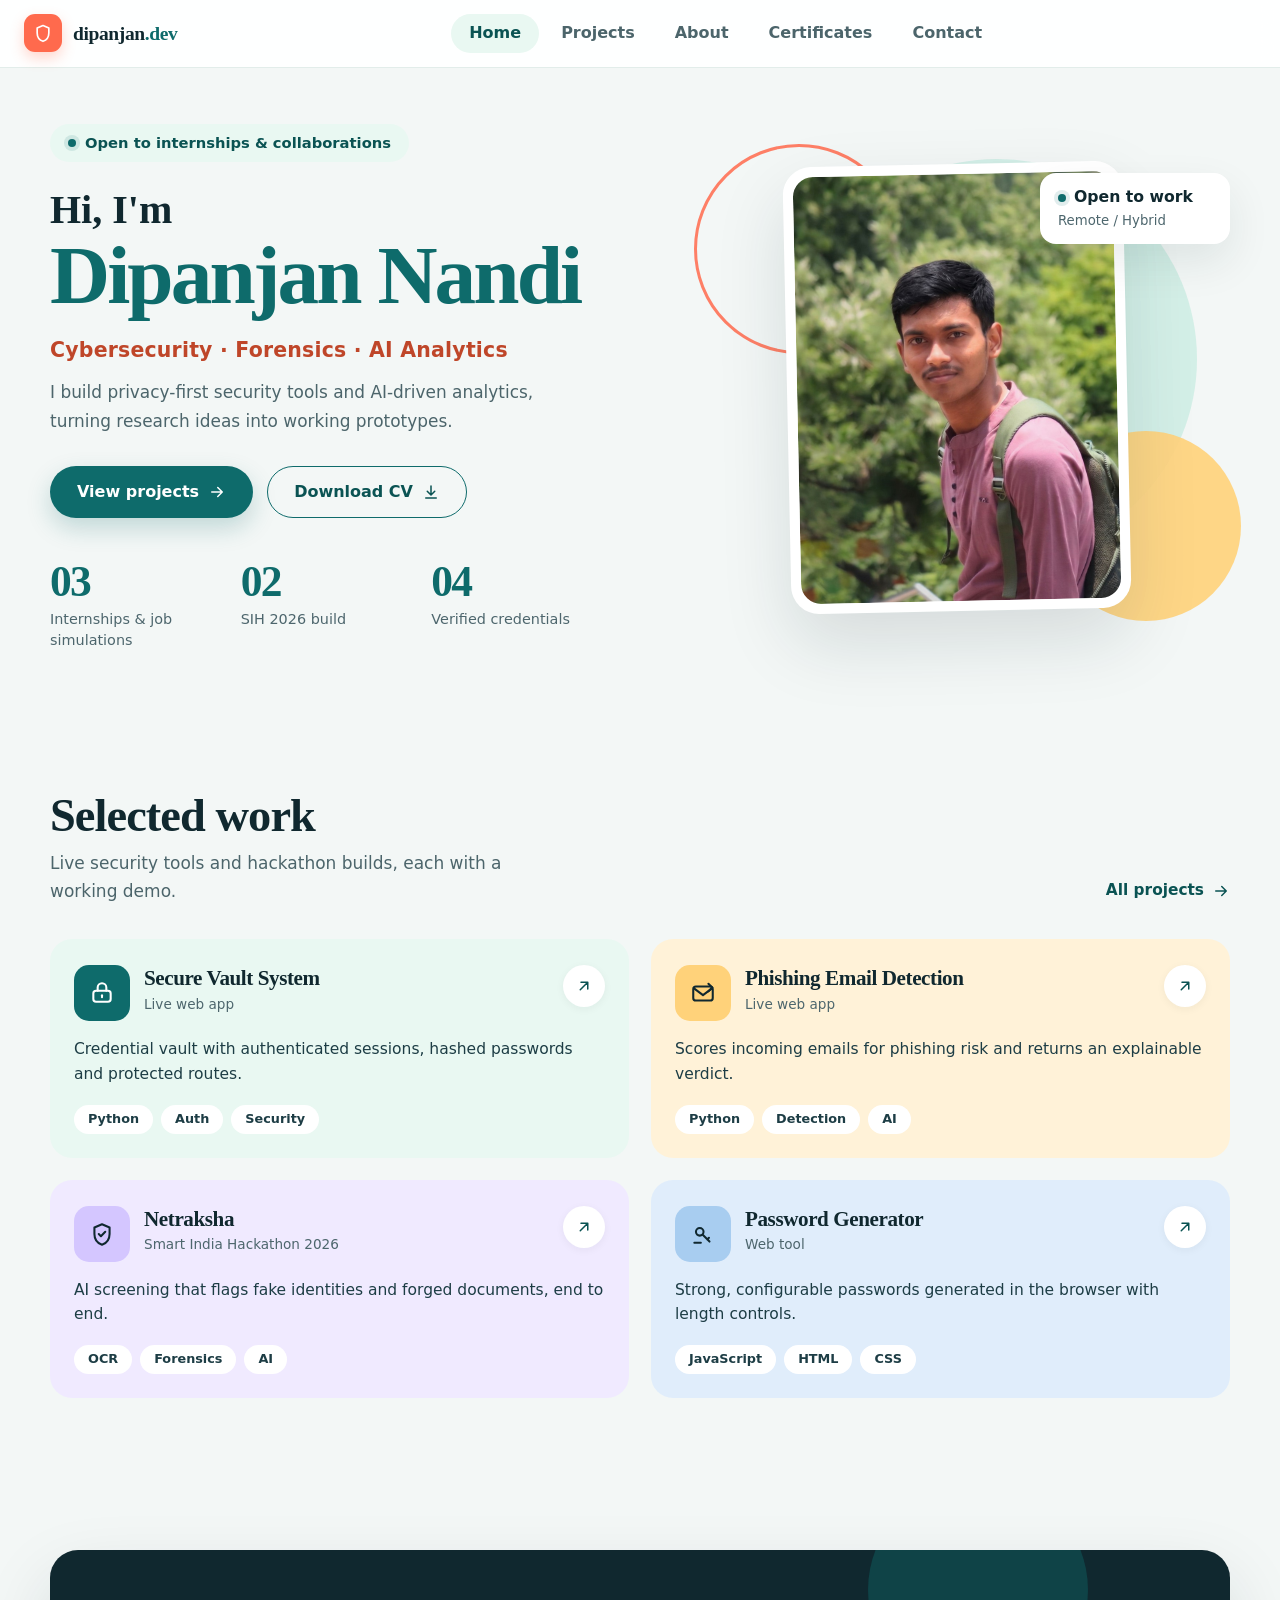
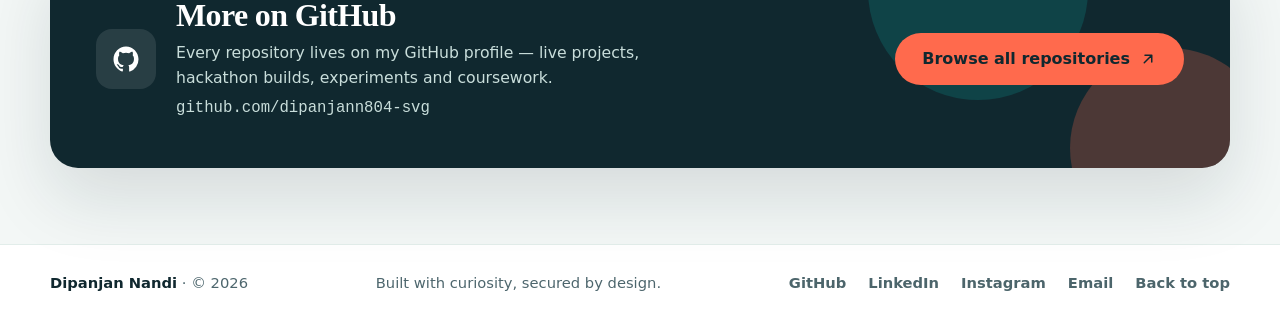
<file: index.html>
<!DOCTYPE html>
<html lang="en">
<head>
  <meta charset="UTF-8">
  <meta name="viewport" content="width=device-width, initial-scale=1.0">

  <title>Dipanjan Nandi — Cybersecurity &amp; AI Developer</title>
  <meta name="description" content="Portfolio of Dipanjan Nandi, a security-focused Computer Science undergraduate building AI-powered threat intelligence, forensic tooling and identity verification systems.">
  <meta name="author" content="Dipanjan Nandi">
  <meta name="theme-color" content="#f3f7f6">
  <meta name="color-scheme" content="light">

  <meta property="og:type" content="website">
  <meta property="og:site_name" content="Dipanjan Nandi">
  <meta property="og:title" content="Dipanjan Nandi — Cybersecurity &amp; AI Developer">
  <meta property="og:description" content="Security-first web tools, email forensics and AI-driven document screening.">
  <meta property="og:image" content="assets/og-image.png">
  <meta name="twitter:card" content="summary_large_image">
  <meta name="twitter:title" content="Dipanjan Nandi — Cybersecurity &amp; AI Developer">
  <meta name="twitter:description" content="Security-first web tools, email forensics and AI-driven document screening.">
  <meta name="twitter:image" content="assets/og-image.png">

  <link rel="icon" href="assets/favicon.svg" type="image/svg+xml">
  <link rel="stylesheet" href="css/styles.css">
  <noscript>
    <style>
      @media (max-width: 940px) {
        .nav {
          flex-wrap: wrap;
        }

        .nav__toggle {
          display: none;
        }

        .nav__panel {
          position: static;
          display: block;
          width: 100%;
          margin-top: 8px;
          padding: 0;
          border: 0;
          background: transparent;
          box-shadow: none;
        }

        .nav__list {
          flex-direction: row;
          flex-wrap: wrap;
          gap: 2px;
        }

        .nav__link {
          padding: 8px 12px;
          font-size: 0.95rem;
        }
      }
    </style>
  </noscript>
  <script>document.documentElement.classList.add('js');</script>
  <script type="application/ld+json">
  {
    "@context": "https://schema.org",
    "@type": "Person",
    "name": "Dipanjan Nandi",
    "jobTitle": "Cybersecurity & AI Developer",
    "description": "Security-focused Computer Science undergraduate building AI-powered threat intelligence, forensic tooling and identity verification systems.",
    "email": "dipanjann804@gmail.com",
    "telephone": "+91-8293103406",
    "address": {
      "@type": "PostalAddress",
      "addressRegion": "West Bengal",
      "addressCountry": "IN"
    },
    "alumniOf": {
      "@type": "CollegeOrUniversity",
      "name": "Guru Nanak Institute of Technology (MAKAUT)"
    },
    "sameAs": [
      "https://github.com/dipanjann804-svg",
      "https://www.linkedin.com/in/dipanjan-nandi-754028374",
      "https://www.instagram.com/nandi_spi05/"
    ],
    "knowsLanguage": ["English", "Bengali", "Hindi"],
    "knowsAbout": [
      "Cybersecurity",
      "Email header forensics",
      "Threat intelligence",
      "Vulnerability analysis",
      "Penetration testing",
      "Malware analysis",
      "AI-driven data analytics",
      "OCR extraction"
    ]
  }
  </script>
</head>
<body>
  <a class="skip-link" href="#main">Skip to content</a>

  <header class="site-header">
    <nav class="nav" aria-label="Primary">
      <a class="nav__brand" href="index.html" aria-label="dipanjan.dev — Dipanjan Nandi, home">
        <span class="nav__mark" aria-hidden="true">
          <svg viewBox="0 0 24 24" fill="none" stroke="currentColor" stroke-width="2" stroke-linecap="round" stroke-linejoin="round"><path d="M12 3 5 6v6c0 4.8 3 8.6 7 10 4-1.4 7-5.2 7-10V6l-7-3Z"/></svg>
        </span>
        <span class="nav__word">dipanjan<span>.dev</span></span>
      </a>

      <button class="nav__toggle" type="button" aria-expanded="false" aria-controls="primary-menu">
        <span class="sr-only">Open navigation menu</span>
        <span class="nav__toggle-bars" aria-hidden="true"></span>
      </button>

      <div class="nav__panel" id="primary-menu">
        <ul class="nav__list">
          <li><a class="nav__link is-active" href="index.html" aria-current="page">Home</a></li>
          <li><a class="nav__link" href="projects.html">Projects</a></li>
          <li><a class="nav__link" href="about.html">About</a></li>
          <li><a class="nav__link" href="certificates.html">Certificates</a></li>
          <li><a class="nav__link" href="contact.html">Contact</a></li>
        </ul>
      </div>

    </nav>
  </header>

  <main id="main">
    <!-- Hero -->
    <section class="hero" aria-labelledby="hero-title">
      <div class="container hero__grid">
        <div class="hero__copy">
          <p class="badge"><span class="status-dot" aria-hidden="true"></span>Open to internships &amp; collaborations</p>
          <p class="hero__hi">Hi, I'm</p>
          <h1 class="hero__name" id="hero-title">Dipanjan Nandi</h1>
          <p class="hero__role">Cybersecurity · Forensics · AI Analytics</p>
          <p class="hero__lead">
            I build privacy-first security tools and AI-driven analytics, turning research ideas
            into working prototypes.
          </p>

          <div class="hero__actions">
            <a class="btn btn--primary" href="projects.html">
              View projects
              <svg class="icon" viewBox="0 0 24 24" fill="none" stroke="currentColor" stroke-width="2" stroke-linecap="round" stroke-linejoin="round" aria-hidden="true"><path d="M5 12h14M13 6l6 6-6 6"/></svg>
            </a>
            <a class="btn btn--outline" href="assets/Dipanjan-Nandi-CV.pdf" download="Dipanjan-Nandi-CV.pdf" type="application/pdf">
              Download CV
              <svg class="icon" viewBox="0 0 24 24" fill="none" stroke="currentColor" stroke-width="2" stroke-linecap="round" stroke-linejoin="round" aria-hidden="true"><path d="M12 4v11M7 11l5 5 5-5M5 20h14"/></svg>
            </a>
          </div>

          <dl class="hero__stats">
            <div>
              <dt>03</dt>
              <dd>Internships &amp; job simulations</dd>
            </div>
            <div>
              <dt>02</dt>
              <dd>SIH 2026 build</dd>
            </div>
            <div>
              <dt>04</dt>
              <dd>Verified credentials</dd>
            </div>
          </dl>
        </div>

        <div class="hero__media">
          <span class="hero__ring" aria-hidden="true"></span>
          <span class="hero__blob" aria-hidden="true"></span>

          <figure class="photo-card">
            <div class="photo-card__frame">
              <img src="assets/profile.jpg" alt="Dipanjan Nandi" width="900" height="1200" loading="eager" decoding="async">
            </div>
          </figure>

          <div class="float-card float-card--status">
            <p class="float-card__title"><span class="status-dot" aria-hidden="true"></span>Open to work</p>
            <p class="float-card__meta">Remote / Hybrid</p>
          </div>
        </div>
      </div>
    </section>

    <!-- Selected work -->
    <section class="section" aria-labelledby="work-title">
      <div class="container">
        <div class="section-head" data-reveal>
          <div>
            <h2 id="work-title">Selected work</h2>
            <p>Live security tools and hackathon builds, each with a working demo.</p>
          </div>
          <a class="link-arrow" href="projects.html">
            All projects
            <svg class="icon" viewBox="0 0 24 24" fill="none" stroke="currentColor" stroke-width="2" stroke-linecap="round" stroke-linejoin="round" aria-hidden="true"><path d="M5 12h14M13 6l6 6-6 6"/></svg>
          </a>
        </div>

        <div class="card-grid">
          <article class="p-card p-card--mint" data-reveal>
            <div class="p-card__top">
              <span class="p-card__icon" aria-hidden="true">
                <svg viewBox="0 0 24 24" fill="none" stroke="currentColor" stroke-width="1.9" stroke-linecap="round" stroke-linejoin="round"><rect x="4" y="10" width="16" height="10" rx="2.5"/><path d="M8 10V7a4 4 0 0 1 8 0v3"/><path d="M12 14v2"/></svg>
              </span>
              <div class="p-card__heading">
                <h3>Secure Vault System</h3>
                <p class="p-card__meta">Live web app</p>
              </div>
              <a class="p-card__go" href="https://secure-vault-system.onrender.com/" target="_blank" rel="noopener noreferrer" aria-label="Open the Secure Vault System live demo">
                <svg viewBox="0 0 24 24" fill="none" stroke="currentColor" stroke-width="2" stroke-linecap="round" stroke-linejoin="round" aria-hidden="true"><path d="M7 17 17 7M8 7h9v9"/></svg>
              </a>
            </div>
            <p class="p-card__copy">Credential vault with authenticated sessions, hashed passwords and protected routes.</p>
            <ul class="p-card__tags" aria-label="Technologies">
              <li class="tag">Python</li>
              <li class="tag">Auth</li>
              <li class="tag">Security</li>
            </ul>
          </article>

          <article class="p-card p-card--butter" data-reveal style="--delay: 80ms">
            <div class="p-card__top">
              <span class="p-card__icon" aria-hidden="true">
                <svg viewBox="0 0 24 24" fill="none" stroke="currentColor" stroke-width="1.9" stroke-linecap="round" stroke-linejoin="round"><rect x="3" y="6" width="18" height="13" rx="2.5"/><path d="m4 8 8 6 8-6"/><path d="M17 3.5 20.5 7 17 10.5"/></svg>
              </span>
              <div class="p-card__heading">
                <h3>Phishing Email Detection</h3>
                <p class="p-card__meta">Live web app</p>
              </div>
              <a class="p-card__go" href="https://phishing-email-detection-green.vercel.app/" target="_blank" rel="noopener noreferrer" aria-label="Open the Phishing Email Detection live demo">
                <svg viewBox="0 0 24 24" fill="none" stroke="currentColor" stroke-width="2" stroke-linecap="round" stroke-linejoin="round" aria-hidden="true"><path d="M7 17 17 7M8 7h9v9"/></svg>
              </a>
            </div>
            <p class="p-card__copy">Scores incoming emails for phishing risk and returns an explainable verdict.</p>
            <ul class="p-card__tags" aria-label="Technologies">
              <li class="tag">Python</li>
              <li class="tag">Detection</li>
              <li class="tag">AI</li>
            </ul>
          </article>

          <article class="p-card p-card--lilac" data-reveal style="--delay: 160ms">
            <div class="p-card__top">
              <span class="p-card__icon" aria-hidden="true">
                <svg viewBox="0 0 24 24" fill="none" stroke="currentColor" stroke-width="1.9" stroke-linecap="round" stroke-linejoin="round"><path d="M12 3 5 6v6c0 4.8 3 8.6 7 10 4-1.4 7-5.2 7-10V6l-7-3Z"/><path d="m9 12 2 2 4-4"/></svg>
              </span>
              <div class="p-card__heading">
                <h3>Netraksha</h3>
                <p class="p-card__meta">Smart India Hackathon 2026</p>
              </div>
              <a class="p-card__go" href="projects.html" aria-label="Read more about Netraksha">
                <svg viewBox="0 0 24 24" fill="none" stroke="currentColor" stroke-width="2" stroke-linecap="round" stroke-linejoin="round" aria-hidden="true"><path d="M7 17 17 7M8 7h9v9"/></svg>
              </a>
            </div>
            <p class="p-card__copy">AI screening that flags fake identities and forged documents, end to end.</p>
            <ul class="p-card__tags" aria-label="Capabilities">
              <li class="tag">OCR</li>
              <li class="tag">Forensics</li>
              <li class="tag">AI</li>
            </ul>
          </article>

          <article class="p-card p-card--blue" data-reveal style="--delay: 240ms">
            <div class="p-card__top">
              <span class="p-card__icon" aria-hidden="true">
                <svg viewBox="0 0 24 24" fill="none" stroke="currentColor" stroke-width="1.9" stroke-linecap="round" stroke-linejoin="round"><circle cx="9" cy="10" r="3.5"/><path d="m12 13 6 6M16 17l1.5-1.5"/><path d="M4 20h6"/></svg>
              </span>
              <div class="p-card__heading">
                <h3>Password Generator</h3>
                <p class="p-card__meta">Web tool</p>
              </div>
              <a class="p-card__go" href="https://password-generator-sandy-phi.vercel.app/" target="_blank" rel="noopener noreferrer" aria-label="Open the Password Generator live demo">
                <svg viewBox="0 0 24 24" fill="none" stroke="currentColor" stroke-width="2" stroke-linecap="round" stroke-linejoin="round" aria-hidden="true"><path d="M7 17 17 7M8 7h9v9"/></svg>
              </a>
            </div>
            <p class="p-card__copy">Strong, configurable passwords generated in the browser with length controls.</p>
            <ul class="p-card__tags" aria-label="Technologies">
              <li class="tag">JavaScript</li>
              <li class="tag">HTML</li>
              <li class="tag">CSS</li>
            </ul>
          </article>
        </div>
      </div>
    </section>

    <!-- GitHub -->
    <section class="section" aria-labelledby="gh-title">
      <div class="container">
        <div class="gh-band" data-reveal>
          <div class="gh-band__inner">
            <span class="gh-band__icon" aria-hidden="true">
              <svg viewBox="0 0 24 24" fill="currentColor"><path d="M12 2C6.48 2 2 6.58 2 12.25c0 4.53 2.87 8.37 6.84 9.73.5.1.68-.22.68-.49v-1.72c-2.78.62-3.37-1.37-3.37-1.37-.45-1.18-1.11-1.5-1.11-1.5-.91-.64.07-.63.07-.63 1 .07 1.53 1.06 1.53 1.06.9 1.57 2.34 1.12 2.91.86.09-.66.35-1.12.63-1.38-2.22-.26-4.56-1.14-4.56-5.07 0-1.12.39-2.03 1.03-2.75-.1-.26-.45-1.3.1-2.71 0 0 .84-.28 2.75 1.05a9.36 9.36 0 0 1 5 0c1.91-1.33 2.75-1.05 2.75-1.05.55 1.41.2 2.45.1 2.71.64.72 1.03 1.63 1.03 2.75 0 3.94-2.34 4.8-4.57 5.06.36.32.68.94.68 1.9v2.82c0 .27.18.59.69.49A10.26 10.26 0 0 0 22 12.25C22 6.58 17.52 2 12 2Z"/></svg>
            </span>
            <div>
              <h2 id="gh-title">More on GitHub</h2>
              <p>Every repository lives on my GitHub profile — live projects, hackathon builds, experiments and coursework.</p>
              <p class="gh-band__handle">github.com/dipanjann804-svg</p>
            </div>
          </div>
          <div class="gh-band__actions">
            <a class="btn btn--cta" href="https://github.com/dipanjann804-svg?tab=repositories" target="_blank" rel="noopener noreferrer">
              Browse all repositories
              <svg class="icon" viewBox="0 0 24 24" fill="none" stroke="currentColor" stroke-width="2" stroke-linecap="round" stroke-linejoin="round" aria-hidden="true"><path d="M7 17 17 7M8 7h9v9"/></svg>
            </a>
          </div>
        </div>
      </div>
    </section>
  </main>

  <footer class="site-footer">
    <div class="container footer-inner">
      <p><strong>Dipanjan Nandi</strong> · © <span id="year">2026</span></p>
      <p>Built with curiosity, secured by design.</p>
      <div class="footer-links">
        <a href="https://github.com/dipanjann804-svg" target="_blank" rel="noopener noreferrer">GitHub</a>
        <a href="https://www.linkedin.com/in/dipanjan-nandi-754028374" target="_blank" rel="noopener noreferrer">LinkedIn</a>
        <a href="https://www.instagram.com/nandi_spi05/" target="_blank" rel="noopener noreferrer">Instagram</a>
        <a href="mailto:dipanjann804@gmail.com">Email</a>
        <a href="#main">Back to top</a>
      </div>
    </div>
  </footer>

  <script src="js/main.js" defer></script>
</body>
</html>
</file>
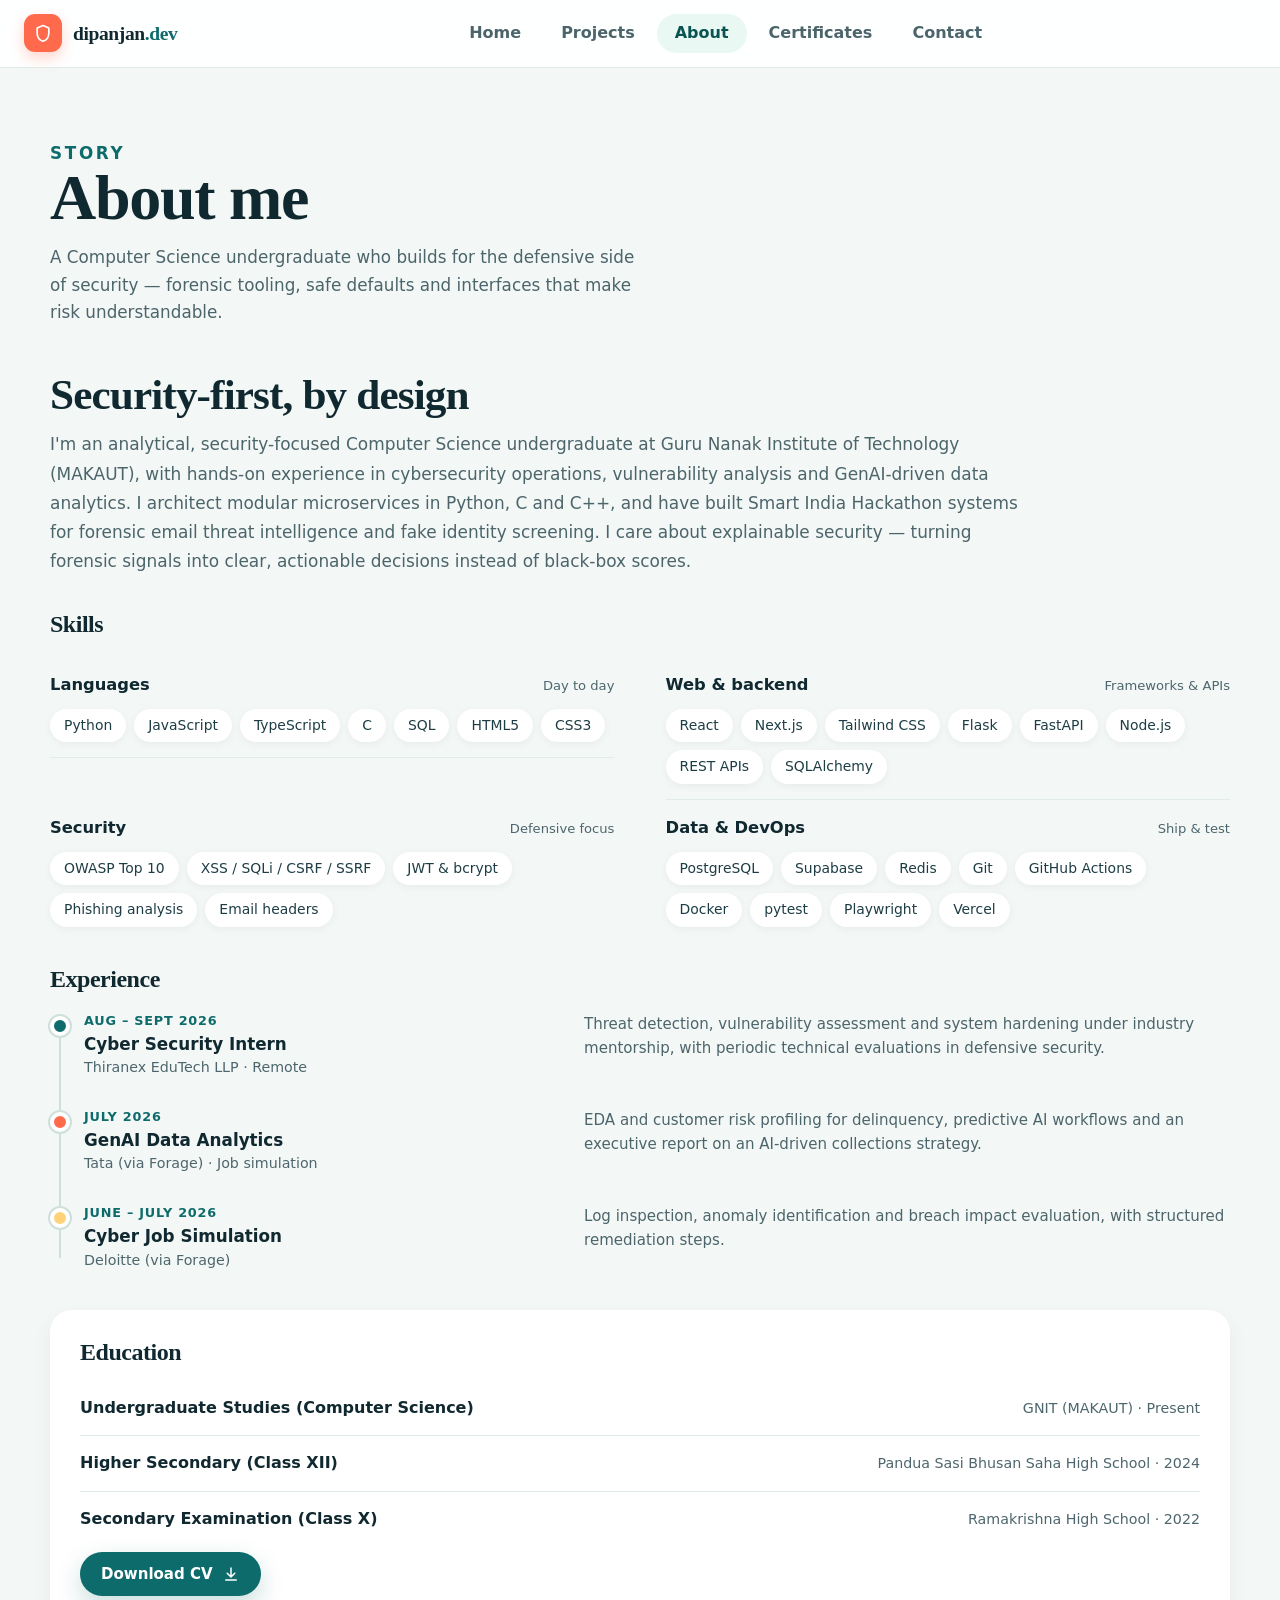
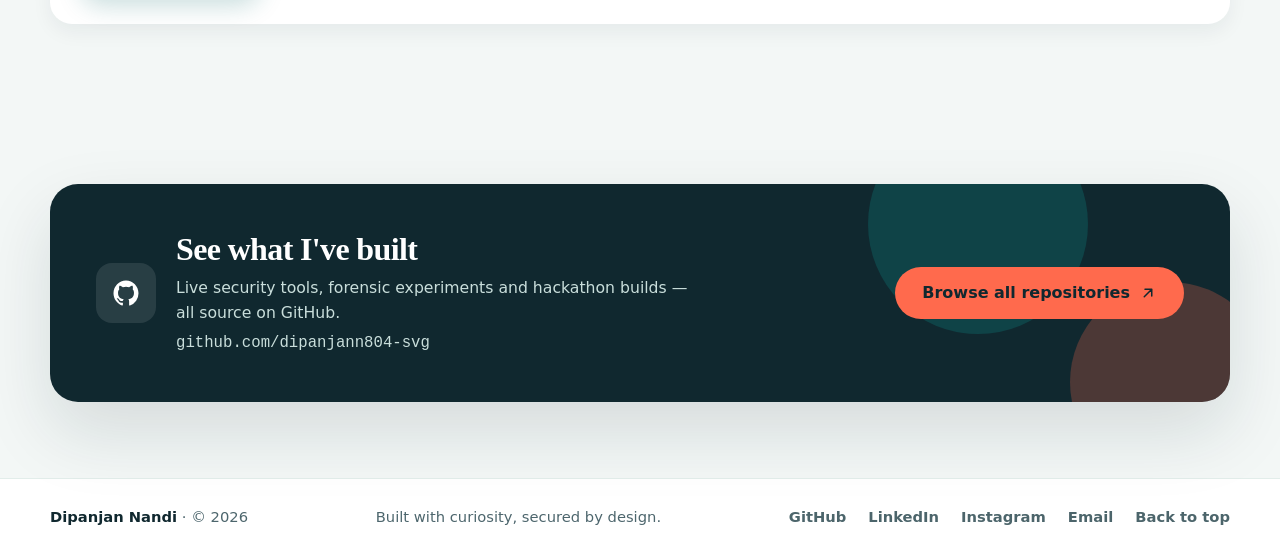
<file: about.html>
<!DOCTYPE html>
<html lang="en">
<head>
  <meta charset="UTF-8">
  <meta name="viewport" content="width=device-width, initial-scale=1.0">

  <title>About — Dipanjan Nandi</title>
  <meta name="description" content="About Dipanjan Nandi — a security-focused Computer Science undergraduate at GNIT (MAKAUT) working in threat intelligence, forensics and secure web development.">
  <meta name="author" content="Dipanjan Nandi">
  <meta name="theme-color" content="#f3f7f6">
  <meta name="color-scheme" content="light">

  <meta property="og:type" content="website">
  <meta property="og:site_name" content="Dipanjan Nandi">
  <meta property="og:title" content="About — Dipanjan Nandi">
  <meta property="og:description" content="Security-focused Computer Science undergraduate working across cybersecurity, forensics and AI-driven analytics.">
  <meta property="og:image" content="assets/og-image.png">
  <meta name="twitter:card" content="summary_large_image">
  <meta name="twitter:title" content="About — Dipanjan Nandi">
  <meta name="twitter:description" content="Security-focused Computer Science undergraduate working across cybersecurity, forensics and AI-driven analytics.">
  <meta name="twitter:image" content="assets/og-image.png">

  <link rel="icon" href="assets/favicon.svg" type="image/svg+xml">
  <link rel="stylesheet" href="css/styles.css">
  <noscript>
    <style>
      @media (max-width: 940px) {
        .nav {
          flex-wrap: wrap;
        }

        .nav__toggle {
          display: none;
        }

        .nav__panel {
          position: static;
          display: block;
          width: 100%;
          margin-top: 8px;
          padding: 0;
          border: 0;
          background: transparent;
          box-shadow: none;
        }

        .nav__list {
          flex-direction: row;
          flex-wrap: wrap;
          gap: 2px;
        }

        .nav__link {
          padding: 8px 12px;
          font-size: 0.95rem;
        }
      }
    </style>
  </noscript>
  <script>document.documentElement.classList.add('js');</script>
</head>
<body>
  <a class="skip-link" href="#main">Skip to content</a>

  <header class="site-header">
    <nav class="nav" aria-label="Primary">
      <a class="nav__brand" href="index.html" aria-label="dipanjan.dev — Dipanjan Nandi, home">
        <span class="nav__mark" aria-hidden="true">
          <svg viewBox="0 0 24 24" fill="none" stroke="currentColor" stroke-width="2" stroke-linecap="round" stroke-linejoin="round"><path d="M12 3 5 6v6c0 4.8 3 8.6 7 10 4-1.4 7-5.2 7-10V6l-7-3Z"/></svg>
        </span>
        <span class="nav__word">dipanjan<span>.dev</span></span>
      </a>

      <button class="nav__toggle" type="button" aria-expanded="false" aria-controls="primary-menu">
        <span class="sr-only">Open navigation menu</span>
        <span class="nav__toggle-bars" aria-hidden="true"></span>
      </button>

      <div class="nav__panel" id="primary-menu">
        <ul class="nav__list">
          <li><a class="nav__link" href="index.html">Home</a></li>
          <li><a class="nav__link" href="projects.html">Projects</a></li>
          <li><a class="nav__link is-active" href="about.html" aria-current="page">About</a></li>
          <li><a class="nav__link" href="certificates.html">Certificates</a></li>
          <li><a class="nav__link" href="contact.html">Contact</a></li>
        </ul>
      </div>

    </nav>
  </header>

  <main id="main">
    <section class="page-intro" aria-labelledby="about-title">
      <div class="container">
        <p class="eyebrow">Story</p>
        <h1 id="about-title">About me</h1>
        <p>
          A Computer Science undergraduate who builds for the defensive side of security —
          forensic tooling, safe defaults and interfaces that make risk understandable.
        </p>
      </div>
    </section>

    <section class="page-body" aria-label="Profile, skills and experience">
      <div class="container about-grid">
        <div class="about-main">
          <h2>Security-first, by design</h2>
          <p class="about-lead">
            I'm an analytical, security-focused Computer Science undergraduate at Guru Nanak
            Institute of Technology (MAKAUT), with hands-on experience in cybersecurity operations,
            vulnerability analysis and GenAI-driven data analytics. I architect modular
            microservices in Python, C and C++, and have built Smart India Hackathon systems for
            forensic email threat intelligence and fake identity screening. I care about
            explainable security — turning forensic signals into clear, actionable decisions
            instead of black-box scores.
          </p>

          <div class="skills-block" data-reveal>
            <h3 class="block-title">Skills</h3>

            <div class="skill-group">
              <div class="skill-group__head">
                <p class="skill-group__label">Languages</p>
                <span class="skill-group__note">Day to day</span>
              </div>
              <ul class="skill-chips" aria-label="Languages">
                <li>Python</li>
                <li>JavaScript</li>
                <li>TypeScript</li>
                <li>C</li>
                <li>SQL</li>
                <li>HTML5</li>
                <li>CSS3</li>
              </ul>
            </div>

            <div class="skill-group">
              <div class="skill-group__head">
                <p class="skill-group__label">Web &amp; backend</p>
                <span class="skill-group__note">Frameworks &amp; APIs</span>
              </div>
              <ul class="skill-chips" aria-label="Web and backend">
                <li>React</li>
                <li>Next.js</li>
                <li>Tailwind CSS</li>
                <li>Flask</li>
                <li>FastAPI</li>
                <li>Node.js</li>
                <li>REST APIs</li>
                <li>SQLAlchemy</li>
              </ul>
            </div>

            <div class="skill-group">
              <div class="skill-group__head">
                <p class="skill-group__label">Security</p>
                <span class="skill-group__note">Defensive focus</span>
              </div>
              <ul class="skill-chips" aria-label="Security">
                <li>OWASP Top 10</li>
                <li>XSS / SQLi / CSRF / SSRF</li>
                <li>JWT &amp; bcrypt</li>
                <li>Phishing analysis</li>
                <li>Email headers</li>
              </ul>
            </div>

            <div class="skill-group">
              <div class="skill-group__head">
                <p class="skill-group__label">Data &amp; DevOps</p>
                <span class="skill-group__note">Ship &amp; test</span>
              </div>
              <ul class="skill-chips" aria-label="Data and DevOps">
                <li>PostgreSQL</li>
                <li>Supabase</li>
                <li>Redis</li>
                <li>Git</li>
                <li>GitHub Actions</li>
                <li>Docker</li>
                <li>pytest</li>
                <li>Playwright</li>
                <li>Vercel</li>
              </ul>
            </div>
          </div>

          <div data-reveal>
            <h3 class="block-title">Experience</h3>
            <ol class="timeline">
              <li class="timeline__item">
                <p class="timeline__date">Aug – Sept 2026</p>
                <h4>Cyber Security Intern</h4>
                <p class="timeline__org">Thiranex EduTech LLP · Remote</p>
                <p class="timeline__copy">
                  Threat detection, vulnerability assessment and system hardening under industry
                  mentorship, with periodic technical evaluations in defensive security.
                </p>
              </li>
              <li class="timeline__item">
                <p class="timeline__date">July 2026</p>
                <h4>GenAI Data Analytics</h4>
                <p class="timeline__org">Tata (via Forage) · Job simulation</p>
                <p class="timeline__copy">
                  EDA and customer risk profiling for delinquency, predictive AI workflows and an
                  executive report on an AI-driven collections strategy.
                </p>
              </li>
              <li class="timeline__item">
                <p class="timeline__date">June – July 2026</p>
                <h4>Cyber Job Simulation</h4>
                <p class="timeline__org">Deloitte (via Forage)</p>
                <p class="timeline__copy">
                  Log inspection, anomaly identification and breach impact evaluation, with
                  structured remediation steps.
                </p>
              </li>
            </ol>
          </div>

          <div class="education-card" data-reveal>
            <h3 class="block-title">Education</h3>
            <ul class="education">
              <li>
                <span class="education__title">Undergraduate Studies (Computer Science)</span>
                <span class="education__meta">GNIT (MAKAUT) · Present</span>
              </li>
              <li>
                <span class="education__title">Higher Secondary (Class XII)</span>
                <span class="education__meta">Pandua Sasi Bhusan Saha High School · 2024</span>
              </li>
              <li>
                <span class="education__title">Secondary Examination (Class X)</span>
                <span class="education__meta">Ramakrishna High School · 2022</span>
              </li>
            </ul>
            <a class="btn btn--primary btn--small" href="assets/Dipanjan-Nandi-CV.pdf" download="Dipanjan-Nandi-CV.pdf" type="application/pdf">
              Download CV
              <svg class="icon" viewBox="0 0 24 24" fill="none" stroke="currentColor" stroke-width="2" stroke-linecap="round" stroke-linejoin="round" aria-hidden="true"><path d="M12 4v11M7 11l5 5 5-5M5 20h14"/></svg>
            </a>
          </div>
        </div>
      </div>
    </section>

    <section class="section" aria-labelledby="about-cta-title">
      <div class="container">
        <div class="gh-band" data-reveal>
          <div class="gh-band__inner">
            <span class="gh-band__icon" aria-hidden="true">
              <svg viewBox="0 0 24 24" fill="currentColor"><path d="M12 2C6.48 2 2 6.58 2 12.25c0 4.53 2.87 8.37 6.84 9.73.5.1.68-.22.68-.49v-1.72c-2.78.62-3.37-1.37-3.37-1.37-.45-1.18-1.11-1.5-1.11-1.5-.91-.64.07-.63.07-.63 1 .07 1.53 1.06 1.53 1.06.9 1.57 2.34 1.12 2.91.86.09-.66.35-1.12.63-1.38-2.22-.26-4.56-1.14-4.56-5.07 0-1.12.39-2.03 1.03-2.75-.1-.26-.45-1.3.1-2.71 0 0 .84-.28 2.75 1.05a9.36 9.36 0 0 1 5 0c1.91-1.33 2.75-1.05 2.75-1.05.55 1.41.2 2.45.1 2.71.64.72 1.03 1.63 1.03 2.75 0 3.94-2.34 4.8-4.57 5.06.36.32.68.94.68 1.9v2.82c0 .27.18.59.69.49A10.26 10.26 0 0 0 22 12.25C22 6.58 17.52 2 12 2Z"/></svg>
            </span>
            <div>
              <h2 id="about-cta-title">See what I've built</h2>
              <p>Live security tools, forensic experiments and hackathon builds — all source on GitHub.</p>
              <p class="gh-band__handle">github.com/dipanjann804-svg</p>
            </div>
          </div>
          <div class="gh-band__actions">
            <a class="btn btn--cta" href="https://github.com/dipanjann804-svg?tab=repositories" target="_blank" rel="noopener noreferrer">
              Browse all repositories
              <svg class="icon" viewBox="0 0 24 24" fill="none" stroke="currentColor" stroke-width="2" stroke-linecap="round" stroke-linejoin="round" aria-hidden="true"><path d="M7 17 17 7M8 7h9v9"/></svg>
            </a>
          </div>
        </div>
      </div>
    </section>
  </main>

  <footer class="site-footer">
    <div class="container footer-inner">
      <p><strong>Dipanjan Nandi</strong> · © <span id="year">2026</span></p>
      <p>Built with curiosity, secured by design.</p>
      <div class="footer-links">
        <a href="https://github.com/dipanjann804-svg" target="_blank" rel="noopener noreferrer">GitHub</a>
        <a href="https://www.linkedin.com/in/dipanjan-nandi-754028374" target="_blank" rel="noopener noreferrer">LinkedIn</a>
        <a href="https://www.instagram.com/nandi_spi05/" target="_blank" rel="noopener noreferrer">Instagram</a>
        <a href="mailto:dipanjann804@gmail.com">Email</a>
        <a href="#main">Back to top</a>
      </div>
    </div>
  </footer>

  <script src="js/main.js" defer></script>
</body>
</html>
</file>
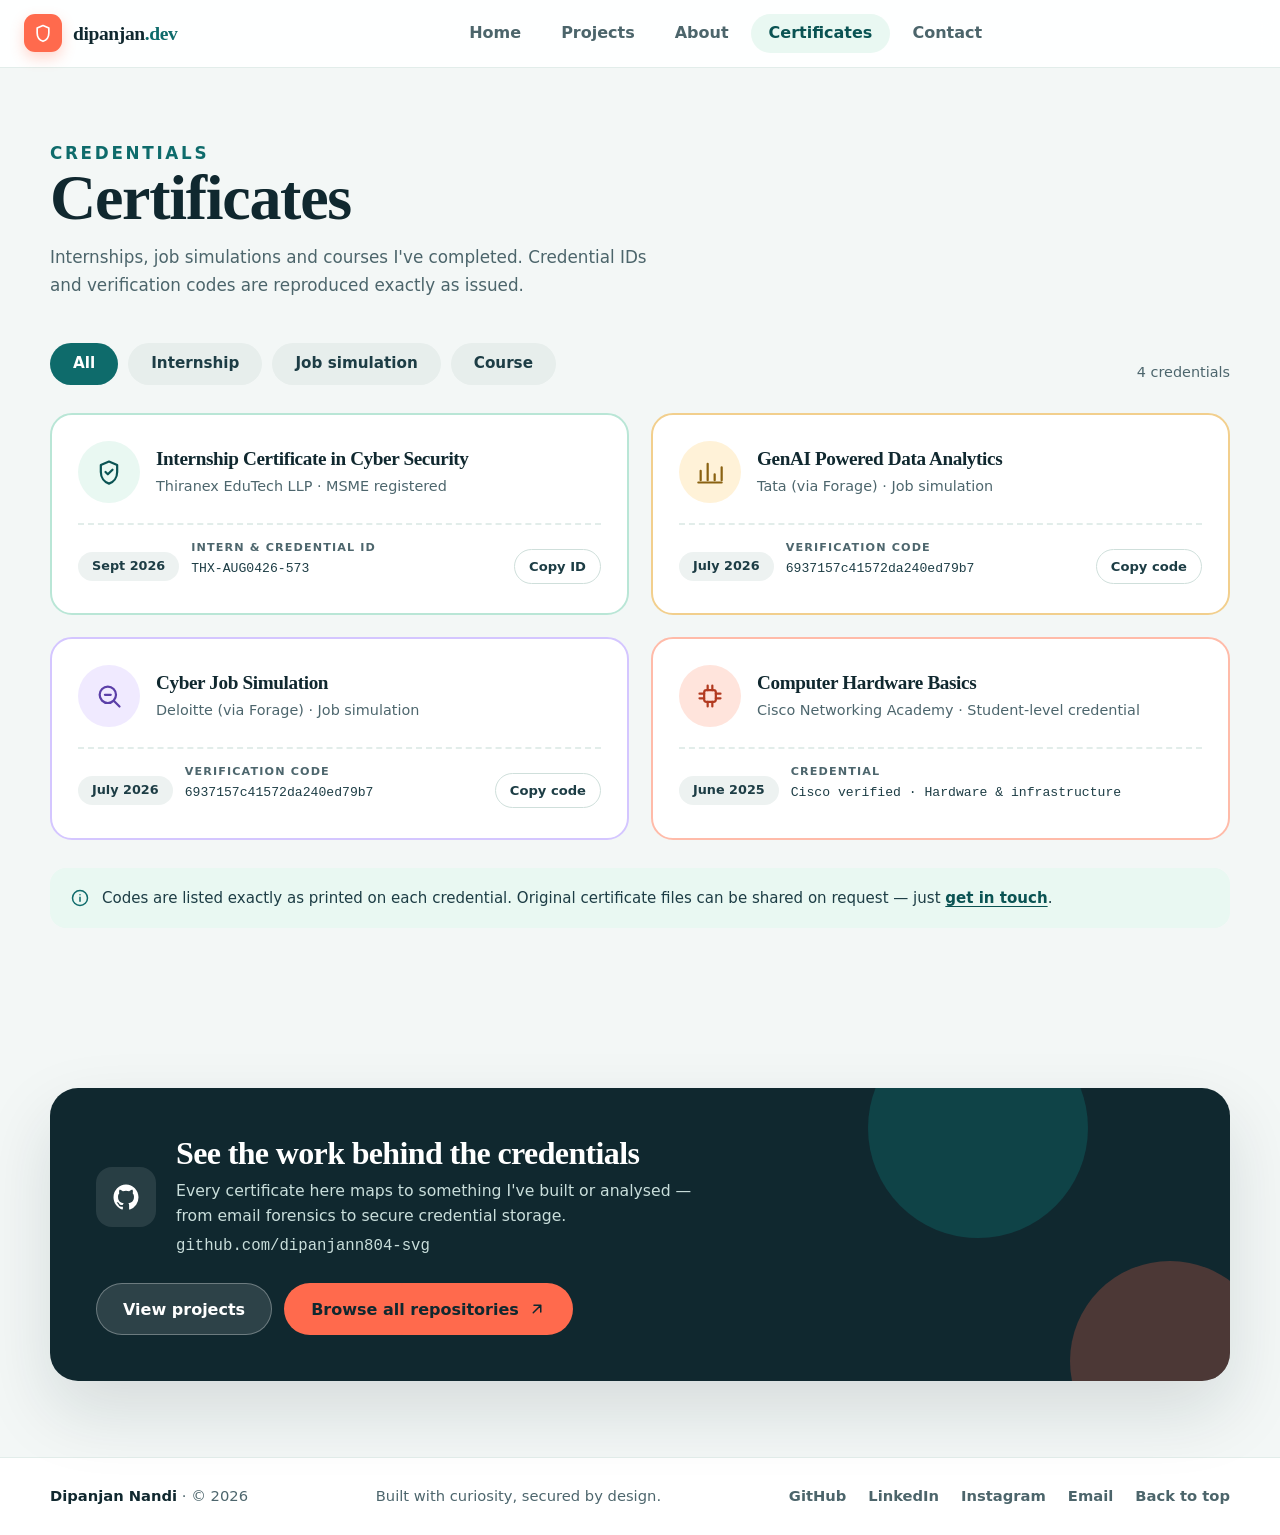
<file: certificates.html>
<!DOCTYPE html>
<html lang="en">
<head>
  <meta charset="UTF-8">
  <meta name="viewport" content="width=device-width, initial-scale=1.0">

  <title>Certificates — Dipanjan Nandi</title>
  <meta name="description" content="Certificates and credentials of Dipanjan Nandi: Thiranex cyber security internship, Tata and Deloitte Forage job simulations, Cisco Networking Academy course.">
  <meta name="author" content="Dipanjan Nandi">
  <meta name="theme-color" content="#f3f7f6">
  <meta name="color-scheme" content="light">

  <meta property="og:type" content="website">
  <meta property="og:site_name" content="Dipanjan Nandi">
  <meta property="og:title" content="Certificates — Dipanjan Nandi">
  <meta property="og:description" content="Internships, job simulations and courses, with credential IDs as issued.">
  <meta property="og:image" content="assets/og-image.png">
  <meta name="twitter:card" content="summary_large_image">
  <meta name="twitter:title" content="Certificates — Dipanjan Nandi">
  <meta name="twitter:description" content="Internships, job simulations and courses, with credential IDs as issued.">
  <meta name="twitter:image" content="assets/og-image.png">

  <link rel="icon" href="assets/favicon.svg" type="image/svg+xml">
  <link rel="stylesheet" href="css/styles.css">
  <noscript>
    <style>
      @media (max-width: 940px) {
        .nav {
          flex-wrap: wrap;
        }

        .nav__toggle {
          display: none;
        }

        .nav__panel {
          position: static;
          display: block;
          width: 100%;
          margin-top: 8px;
          padding: 0;
          border: 0;
          background: transparent;
          box-shadow: none;
        }

        .nav__list {
          flex-direction: row;
          flex-wrap: wrap;
          gap: 2px;
        }

        .nav__link {
          padding: 8px 12px;
          font-size: 0.95rem;
        }
      }
    </style>
  </noscript>
  <script>document.documentElement.classList.add('js');</script>
</head>
<body>
  <a class="skip-link" href="#main">Skip to content</a>

  <header class="site-header">
    <nav class="nav" aria-label="Primary">
      <a class="nav__brand" href="index.html" aria-label="dipanjan.dev — Dipanjan Nandi, home">
        <span class="nav__mark" aria-hidden="true">
          <svg viewBox="0 0 24 24" fill="none" stroke="currentColor" stroke-width="2" stroke-linecap="round" stroke-linejoin="round"><path d="M12 3 5 6v6c0 4.8 3 8.6 7 10 4-1.4 7-5.2 7-10V6l-7-3Z"/></svg>
        </span>
        <span class="nav__word">dipanjan<span>.dev</span></span>
      </a>

      <button class="nav__toggle" type="button" aria-expanded="false" aria-controls="primary-menu">
        <span class="sr-only">Open navigation menu</span>
        <span class="nav__toggle-bars" aria-hidden="true"></span>
      </button>

      <div class="nav__panel" id="primary-menu">
        <ul class="nav__list">
          <li><a class="nav__link" href="index.html">Home</a></li>
          <li><a class="nav__link" href="projects.html">Projects</a></li>
          <li><a class="nav__link" href="about.html">About</a></li>
          <li><a class="nav__link is-active" href="certificates.html" aria-current="page">Certificates</a></li>
          <li><a class="nav__link" href="contact.html">Contact</a></li>
        </ul>
      </div>

    </nav>
  </header>

  <main id="main">
    <section class="page-intro" aria-labelledby="certificates-title">
      <div class="container">
        <p class="eyebrow">Credentials</p>
        <h1 id="certificates-title">Certificates</h1>
        <p>
          Internships, job simulations and courses I've completed. Credential IDs and verification
          codes are reproduced exactly as issued.
        </p>
      </div>
    </section>

    <section class="page-body" aria-label="Certificate list">
      <div class="container">
        <div class="toolbar" data-filter-group="certificates" data-filter-noun="credential">
          <div class="filters" role="group" aria-label="Filter certificates by type">
            <button class="filter" type="button" data-filter="all" aria-pressed="true">All</button>
            <button class="filter" type="button" data-filter="internship" aria-pressed="false">Internship</button>
            <button class="filter" type="button" data-filter="simulation" aria-pressed="false">Job simulation</button>
            <button class="filter" type="button" data-filter="course" aria-pressed="false">Course</button>
          </div>
          <p class="filter-count" data-filter-count role="status" aria-live="polite">4 credentials</p>
        </div>

        <div class="cert-grid" data-filter-list="certificates">
          <article class="cert-card cert-card--mint" data-categories="internship" data-reveal>
            <div class="cert-head">
              <span class="cert-icon" aria-hidden="true">
                <svg viewBox="0 0 24 24" fill="none" stroke="currentColor" stroke-width="1.9" stroke-linecap="round" stroke-linejoin="round"><path d="M12 3 5 6v6c0 4.8 3 8.6 7 10 4-1.4 7-5.2 7-10V6l-7-3Z"/><path d="m9 12 2 2 4-4"/></svg>
              </span>
              <div>
                <h2>Internship Certificate in Cyber Security</h2>
                <p class="cert-issuer">Thiranex EduTech LLP · MSME registered</p>
              </div>
            </div>
            <hr class="cert-divider">
            <div class="cert-meta">
              <span class="cert-year">Sept 2026</span>
              <p class="cert-code">
                <span class="cert-code__label">Intern &amp; credential ID</span>
                THX-AUG0426-573
              </p>
              <div class="cert-actions">
                <button class="copy-btn" type="button" data-copy="THX-AUG0426-573">Copy ID</button>
              </div>
            </div>
          </article>

          <article class="cert-card cert-card--butter" data-categories="simulation" data-reveal style="--delay: 70ms">
            <div class="cert-head">
              <span class="cert-icon" aria-hidden="true">
                <svg viewBox="0 0 24 24" fill="none" stroke="currentColor" stroke-width="1.9" stroke-linecap="round" stroke-linejoin="round"><path d="M4 19V11M10 19V5M16 19V14M22 19V8"/><path d="M2 21h20"/></svg>
              </span>
              <div>
                <h2>GenAI Powered Data Analytics</h2>
                <p class="cert-issuer">Tata (via Forage) · Job simulation</p>
              </div>
            </div>
            <hr class="cert-divider">
            <div class="cert-meta">
              <span class="cert-year">July 2026</span>
              <p class="cert-code">
                <span class="cert-code__label">Verification code</span>
                6937157c41572da240ed79b7
              </p>
              <div class="cert-actions">
                <button class="copy-btn" type="button" data-copy="6937157c41572da240ed79b7">Copy code</button>
              </div>
            </div>
          </article>

          <article class="cert-card cert-card--lilac" data-categories="simulation" data-reveal style="--delay: 140ms">
            <div class="cert-head">
              <span class="cert-icon" aria-hidden="true">
                <svg viewBox="0 0 24 24" fill="none" stroke="currentColor" stroke-width="1.9" stroke-linecap="round" stroke-linejoin="round"><circle cx="11" cy="11" r="7"/><path d="m16.5 16.5 4.5 4.5M8.5 11h5"/></svg>
              </span>
              <div>
                <h2>Cyber Job Simulation</h2>
                <p class="cert-issuer">Deloitte (via Forage) · Job simulation</p>
              </div>
            </div>
            <hr class="cert-divider">
            <div class="cert-meta">
              <span class="cert-year">July 2026</span>
              <p class="cert-code">
                <span class="cert-code__label">Verification code</span>
                6937157c41572da240ed79b7
              </p>
              <div class="cert-actions">
                <button class="copy-btn" type="button" data-copy="6937157c41572da240ed79b7">Copy code</button>
              </div>
            </div>
          </article>

          <article class="cert-card cert-card--rose" data-categories="course" data-reveal style="--delay: 210ms">
            <div class="cert-head">
              <span class="cert-icon" aria-hidden="true">
                <svg viewBox="0 0 24 24" fill="none" stroke="currentColor" stroke-width="1.9" stroke-linecap="round" stroke-linejoin="round"><rect x="7" y="7" width="10" height="10" rx="2"/><path d="M10 3v4M14 3v4M10 17v4M14 17v4M3 10h4M3 14h4M17 10h4M17 14h4"/></svg>
              </span>
              <div>
                <h2>Computer Hardware Basics</h2>
                <p class="cert-issuer">Cisco Networking Academy · Student-level credential</p>
              </div>
            </div>
            <hr class="cert-divider">
            <div class="cert-meta">
              <span class="cert-year">June 2025</span>
              <p class="cert-code">
                <span class="cert-code__label">Credential</span>
                Cisco verified · Hardware &amp; infrastructure
              </p>
            </div>
          </article>
        </div>

        <p class="verify-note">
          <svg viewBox="0 0 24 24" fill="none" stroke="currentColor" stroke-width="1.8" stroke-linecap="round" stroke-linejoin="round" aria-hidden="true"><circle cx="12" cy="12" r="9"/><path d="M12 11v5M12 8h.01"/></svg>
          <span>Codes are listed exactly as printed on each credential. Original certificate files can be shared on request — just <a href="contact.html">get in touch</a>.</span>
        </p>

        <p class="sr-only" id="copy-status" role="status" aria-live="polite"></p>
      </div>
    </section>

    <section class="section" aria-labelledby="cert-cta-title">
      <div class="container">
        <div class="gh-band" data-reveal>
          <div class="gh-band__inner">
            <span class="gh-band__icon" aria-hidden="true">
              <svg viewBox="0 0 24 24" fill="currentColor"><path d="M12 2C6.48 2 2 6.58 2 12.25c0 4.53 2.87 8.37 6.84 9.73.5.1.68-.22.68-.49v-1.72c-2.78.62-3.37-1.37-3.37-1.37-.45-1.18-1.11-1.5-1.11-1.5-.91-.64.07-.63.07-.63 1 .07 1.53 1.06 1.53 1.06.9 1.57 2.34 1.12 2.91.86.09-.66.35-1.12.63-1.38-2.22-.26-4.56-1.14-4.56-5.07 0-1.12.39-2.03 1.03-2.75-.1-.26-.45-1.3.1-2.71 0 0 .84-.28 2.75 1.05a9.36 9.36 0 0 1 5 0c1.91-1.33 2.75-1.05 2.75-1.05.55 1.41.2 2.45.1 2.71.64.72 1.03 1.63 1.03 2.75 0 3.94-2.34 4.8-4.57 5.06.36.32.68.94.68 1.9v2.82c0 .27.18.59.69.49A10.26 10.26 0 0 0 22 12.25C22 6.58 17.52 2 12 2Z"/></svg>
            </span>
            <div>
              <h2 id="cert-cta-title">See the work behind the credentials</h2>
              <p>Every certificate here maps to something I've built or analysed — from email forensics to secure credential storage.</p>
              <p class="gh-band__handle">github.com/dipanjann804-svg</p>
            </div>
          </div>
          <div class="gh-band__actions">
            <a class="btn btn--ghost" href="projects.html">View projects</a>
            <a class="btn btn--cta" href="https://github.com/dipanjann804-svg?tab=repositories" target="_blank" rel="noopener noreferrer">
              Browse all repositories
              <svg class="icon" viewBox="0 0 24 24" fill="none" stroke="currentColor" stroke-width="2" stroke-linecap="round" stroke-linejoin="round" aria-hidden="true"><path d="M7 17 17 7M8 7h9v9"/></svg>
            </a>
          </div>
        </div>
      </div>
    </section>
  </main>

  <footer class="site-footer">
    <div class="container footer-inner">
      <p><strong>Dipanjan Nandi</strong> · © <span id="year">2026</span></p>
      <p>Built with curiosity, secured by design.</p>
      <div class="footer-links">
        <a href="https://github.com/dipanjann804-svg" target="_blank" rel="noopener noreferrer">GitHub</a>
        <a href="https://www.linkedin.com/in/dipanjan-nandi-754028374" target="_blank" rel="noopener noreferrer">LinkedIn</a>
        <a href="https://www.instagram.com/nandi_spi05/" target="_blank" rel="noopener noreferrer">Instagram</a>
        <a href="mailto:dipanjann804@gmail.com">Email</a>
        <a href="#main">Back to top</a>
      </div>
    </div>
  </footer>

  <script src="js/main.js" defer></script>
</body>
</html>
</file>
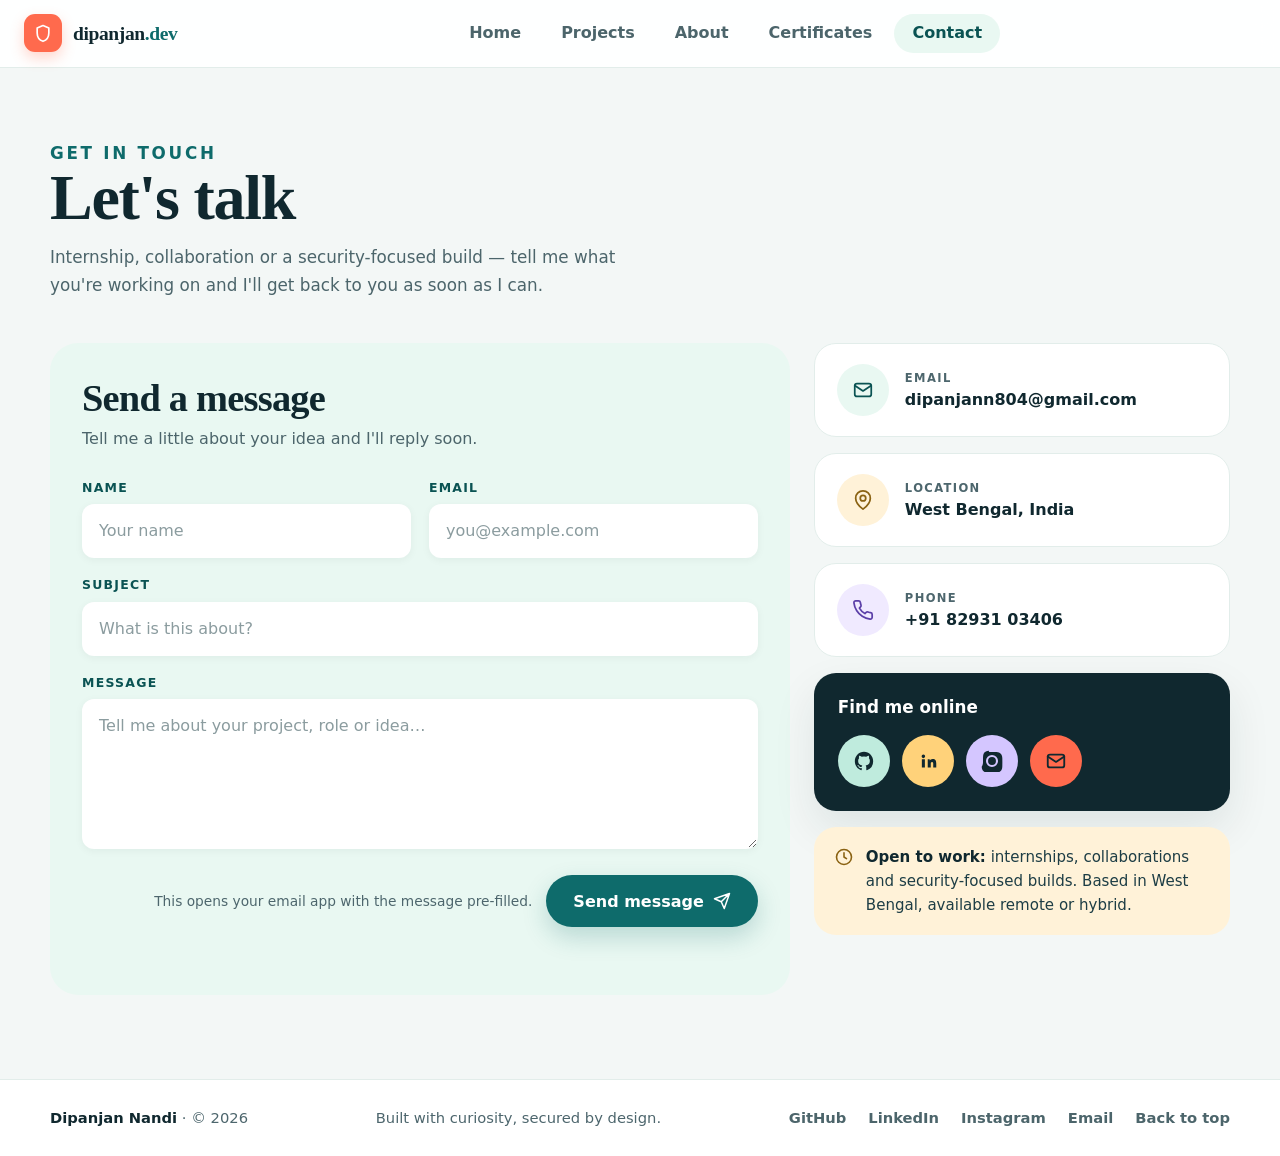
<file: contact.html>
<!DOCTYPE html>
<html lang="en">
<head>
  <meta charset="UTF-8">
  <meta name="viewport" content="width=device-width, initial-scale=1.0">

  <title>Contact — Dipanjan Nandi</title>
  <meta name="description" content="Contact Dipanjan Nandi — cybersecurity and AI developer based in West Bengal, India. Email, phone and social profiles for internships, collaborations and security-focused builds.">
  <meta name="author" content="Dipanjan Nandi">
  <meta name="theme-color" content="#f3f7f6">
  <meta name="color-scheme" content="light">

  <meta property="og:type" content="website">
  <meta property="og:site_name" content="Dipanjan Nandi">
  <meta property="og:title" content="Contact — Dipanjan Nandi">
  <meta property="og:description" content="Internships, collaborations and security-focused builds — get in touch.">
  <meta property="og:image" content="assets/og-image.png">
  <meta name="twitter:card" content="summary_large_image">
  <meta name="twitter:title" content="Contact — Dipanjan Nandi">
  <meta name="twitter:description" content="Internships, collaborations and security-focused builds — get in touch.">
  <meta name="twitter:image" content="assets/og-image.png">

  <link rel="icon" href="assets/favicon.svg" type="image/svg+xml">
  <link rel="stylesheet" href="css/styles.css">
  <noscript>
    <style>
      @media (max-width: 940px) {
        .nav {
          flex-wrap: wrap;
        }

        .nav__toggle {
          display: none;
        }

        .nav__panel {
          position: static;
          display: block;
          width: 100%;
          margin-top: 8px;
          padding: 0;
          border: 0;
          background: transparent;
          box-shadow: none;
        }

        .nav__list {
          flex-direction: row;
          flex-wrap: wrap;
          gap: 2px;
        }

        .nav__link {
          padding: 8px 12px;
          font-size: 0.95rem;
        }
      }
    </style>
  </noscript>
  <script>document.documentElement.classList.add('js');</script>
</head>
<body>
  <a class="skip-link" href="#main">Skip to content</a>

  <header class="site-header">
    <nav class="nav" aria-label="Primary">
      <a class="nav__brand" href="index.html" aria-label="dipanjan.dev — Dipanjan Nandi, home">
        <span class="nav__mark" aria-hidden="true">
          <svg viewBox="0 0 24 24" fill="none" stroke="currentColor" stroke-width="2" stroke-linecap="round" stroke-linejoin="round"><path d="M12 3 5 6v6c0 4.8 3 8.6 7 10 4-1.4 7-5.2 7-10V6l-7-3Z"/></svg>
        </span>
        <span class="nav__word">dipanjan<span>.dev</span></span>
      </a>

      <button class="nav__toggle" type="button" aria-expanded="false" aria-controls="primary-menu">
        <span class="sr-only">Open navigation menu</span>
        <span class="nav__toggle-bars" aria-hidden="true"></span>
      </button>

      <div class="nav__panel" id="primary-menu">
        <ul class="nav__list">
          <li><a class="nav__link" href="index.html">Home</a></li>
          <li><a class="nav__link" href="projects.html">Projects</a></li>
          <li><a class="nav__link" href="about.html">About</a></li>
          <li><a class="nav__link" href="certificates.html">Certificates</a></li>
          <li><a class="nav__link is-active" href="contact.html" aria-current="page">Contact</a></li>
        </ul>
      </div>

    </nav>
  </header>

  <main id="main">
    <section class="page-intro" aria-labelledby="contact-title">
      <div class="container">
        <p class="eyebrow">Get in touch</p>
        <h1 id="contact-title">Let's talk</h1>
        <p>
          Internship, collaboration or a security-focused build — tell me what you're working on
          and I'll get back to you as soon as I can.
        </p>
      </div>
    </section>

    <section class="page-body" aria-label="Contact form and details">
      <div class="container contact-grid">
        <article class="form-card" data-reveal>
          <h2>Send a message</h2>
          <p class="form-lead">Tell me a little about your idea and I'll reply soon.</p>

          <form id="contact-form" action="mailto:dipanjann804@gmail.com" method="post" enctype="text/plain">
            <div class="form-grid">
              <div class="field">
                <label for="name">Name</label>
                <input id="name" name="name" type="text" placeholder="Your name" autocomplete="name" required>
              </div>
              <div class="field">
                <label for="email">Email</label>
                <input id="email" name="email" type="email" placeholder="you@example.com" autocomplete="email" required>
              </div>
              <div class="field field--full">
                <label for="subject">Subject</label>
                <input id="subject" name="subject" type="text" placeholder="What is this about?">
              </div>
              <div class="field field--full">
                <label for="message">Message</label>
                <textarea id="message" name="message" placeholder="Tell me about your project, role or idea…" required></textarea>
              </div>
            </div>

            <div class="form-actions">
              <p class="form-note">This opens your email app with the message pre-filled.</p>
              <button class="btn btn--primary" type="submit">
                Send message
                <svg class="icon" viewBox="0 0 24 24" fill="none" stroke="currentColor" stroke-width="2" stroke-linecap="round" stroke-linejoin="round" aria-hidden="true"><path d="M22 2 11 13M22 2l-7 20-4-9-9-4 20-7Z"/></svg>
              </button>
            </div>
            <p class="form-status" id="form-status" role="status" aria-live="polite"></p>
          </form>
        </article>

        <aside class="contact-side" aria-label="Contact details">
          <a class="info-card" href="mailto:dipanjann804@gmail.com" data-reveal>
            <span class="info-icon" aria-hidden="true">
              <svg viewBox="0 0 24 24" fill="none" stroke="currentColor" stroke-width="1.9" stroke-linecap="round" stroke-linejoin="round"><rect x="3" y="5" width="18" height="14" rx="2.5"/><path d="m3 7 9 6 9-6"/></svg>
            </span>
            <span>
              <span class="info-label">Email</span>
              <span class="info-value">dipanjann804@gmail.com</span>
            </span>
          </a>

          <a class="info-card info-card--butter" href="https://maps.google.com/?q=West+Bengal,+India" target="_blank" rel="noopener noreferrer" data-reveal style="--delay: 60ms">
            <span class="info-icon" aria-hidden="true">
              <svg viewBox="0 0 24 24" fill="none" stroke="currentColor" stroke-width="1.9" stroke-linecap="round" stroke-linejoin="round"><path d="M20 10c0 6-8 12-8 12S4 16 4 10a8 8 0 1 1 16 0Z"/><circle cx="12" cy="10" r="3"/></svg>
            </span>
            <span>
              <span class="info-label">Location</span>
              <span class="info-value">West Bengal, India</span>
            </span>
          </a>

          <a class="info-card info-card--lilac" href="tel:+918293103406" data-reveal style="--delay: 120ms">
            <span class="info-icon" aria-hidden="true">
              <svg viewBox="0 0 24 24" fill="none" stroke="currentColor" stroke-width="1.9" stroke-linecap="round" stroke-linejoin="round"><path d="M22 16.9v3a2 2 0 0 1-2.2 2 19.8 19.8 0 0 1-8.6-3.1 19.5 19.5 0 0 1-6-6A19.8 19.8 0 0 1 2.1 4.2 2 2 0 0 1 4.1 2h3a2 2 0 0 1 2 1.7c.1 1 .4 1.9.7 2.8a2 2 0 0 1-.5 2.1L8.1 9.9a16 16 0 0 0 6 6l1.3-1.2a2 2 0 0 1 2.1-.5c.9.3 1.8.6 2.8.7a2 2 0 0 1 1.7 2Z"/></svg>
            </span>
            <span>
              <span class="info-label">Phone</span>
              <span class="info-value">+91 82931 03406</span>
            </span>
          </a>

          <div class="social-card" data-reveal style="--delay: 180ms">
            <h2>Find me online</h2>
            <div class="social-row">
              <a class="social-link" href="https://github.com/dipanjann804-svg" target="_blank" rel="noopener noreferrer" aria-label="Dipanjan Nandi on GitHub (opens in a new tab)">
                <svg viewBox="0 0 24 24" fill="currentColor" aria-hidden="true"><path d="M12 2C6.48 2 2 6.58 2 12.25c0 4.53 2.87 8.37 6.84 9.73.5.1.68-.22.68-.49v-1.72c-2.78.62-3.37-1.37-3.37-1.37-.45-1.18-1.11-1.5-1.11-1.5-.91-.64.07-.63.07-.63 1 .07 1.53 1.06 1.53 1.06.9 1.57 2.34 1.12 2.91.86.09-.66.35-1.12.63-1.38-2.22-.26-4.56-1.14-4.56-5.07 0-1.12.39-2.03 1.03-2.75-.1-.26-.45-1.3.1-2.71 0 0 .84-.28 2.75 1.05a9.36 9.36 0 0 1 5 0c1.91-1.33 2.75-1.05 2.75-1.05.55 1.41.2 2.45.1 2.71.64.72 1.03 1.63 1.03 2.75 0 3.94-2.34 4.8-4.57 5.06.36.32.68.94.68 1.9v2.82c0 .27.18.59.69.49A10.26 10.26 0 0 0 22 12.25C22 6.58 17.52 2 12 2Z"/></svg>
              </a>
              <a class="social-link" href="https://www.linkedin.com/in/dipanjan-nandi-754028374" target="_blank" rel="noopener noreferrer" aria-label="Dipanjan Nandi on LinkedIn (opens in a new tab)">
                <svg viewBox="0 0 24 24" fill="currentColor" aria-hidden="true"><path d="M6.94 5a1.94 1.94 0 1 1 0 3.88 1.94 1.94 0 0 1 0-3.88ZM5.3 10.2h3.3V19H5.3v-8.8Zm5.4 0h3.16v1.2h.05c.44-.83 1.52-1.7 3.13-1.7 3.35 0 3.97 2.2 3.97 5.06V19h-3.3v-3.75c0-.9-.02-2.06-1.25-2.06-1.25 0-1.44.98-1.44 1.99V19h-3.32v-8.8Z"/></svg>
              </a>
              <a class="social-link" href="https://www.instagram.com/nandi_spi05/" target="_blank" rel="noopener noreferrer" aria-label="Dipanjan Nandi on Instagram (opens in a new tab)">
                <svg viewBox="0 0 24 24" fill="currentColor" aria-hidden="true"><path d="M12 2.2c3.2 0 3.6 0 4.9.07 1.2.06 2 .25 2.7.53.7.27 1.3.64 1.9 1.2.56.6.93 1.2 1.2 1.9.28.7.47 1.5.53 2.7.06 1.3.07 1.7.07 4.9s0 3.6-.07 4.9c-.06 1.2-.25 2-.53 2.7a5.2 5.2 0 0 1-1.2 1.9c-.6.56-1.2.93-1.9 1.2-.7.28-1.5.47-2.7.53-1.3.06-1.7.07-4.9.07s-3.6 0-4.9-.07c-1.2-.06-2-.25-2.7-.53a5.2 5.2 0 0 1-1.9-1.2 5.2 5.2 0 0 1-1.2-1.9c-.28-.7-.47-1.5-.53-2.7C2.2 15.6 2.2 15.2 2.2 12s0-3.6.07-4.9c.06-1.2.25-2 .53-2.7.27-.7.64-1.3 1.2-1.9.6-.56 1.2-.93 1.9-1.2.7-.28 1.5-.47 2.7-.53C8.4 2.2 8.8 2.2 12 2.2Zm0 3.2a6.6 6.6 0 1 0 0 13.2 6.6 6.6 0 0 0 0-13.2Zm0 10.9a4.3 4.3 0 1 1 0-8.6 4.3 4.3 0 0 1 0 8.6Zm6.9-11a1.55 1.55 0 1 1-3.1 0 1.55 1.55 0 0 1 3.1 0Z"/></svg>
              </a>
              <a class="social-link" href="mailto:dipanjann804@gmail.com" aria-label="Email Dipanjan Nandi">
                <svg viewBox="0 0 24 24" fill="none" stroke="currentColor" stroke-width="2" stroke-linecap="round" stroke-linejoin="round" aria-hidden="true"><rect x="3" y="5" width="18" height="14" rx="2.5"/><path d="m3 7 9 6 9-6"/></svg>
              </a>
            </div>
          </div>

          <div class="availability-note" data-reveal style="--delay: 240ms">
            <svg viewBox="0 0 24 24" fill="none" stroke="currentColor" stroke-width="1.9" stroke-linecap="round" stroke-linejoin="round" aria-hidden="true"><circle cx="12" cy="12" r="9"/><path d="M12 7v5l3 2"/></svg>
            <p><strong>Open to work:</strong> internships, collaborations and security-focused builds. Based in West Bengal, available remote or hybrid.</p>
          </div>
        </aside>
      </div>
    </section>
  </main>

  <footer class="site-footer">
    <div class="container footer-inner">
      <p><strong>Dipanjan Nandi</strong> · © <span id="year">2026</span></p>
      <p>Built with curiosity, secured by design.</p>
      <div class="footer-links">
        <a href="https://github.com/dipanjann804-svg" target="_blank" rel="noopener noreferrer">GitHub</a>
        <a href="https://www.linkedin.com/in/dipanjan-nandi-754028374" target="_blank" rel="noopener noreferrer">LinkedIn</a>
        <a href="https://www.instagram.com/nandi_spi05/" target="_blank" rel="noopener noreferrer">Instagram</a>
        <a href="mailto:dipanjann804@gmail.com">Email</a>
        <a href="#main">Back to top</a>
      </div>
    </div>
  </footer>

  <script src="js/main.js" defer></script>
</body>
</html>
</file>
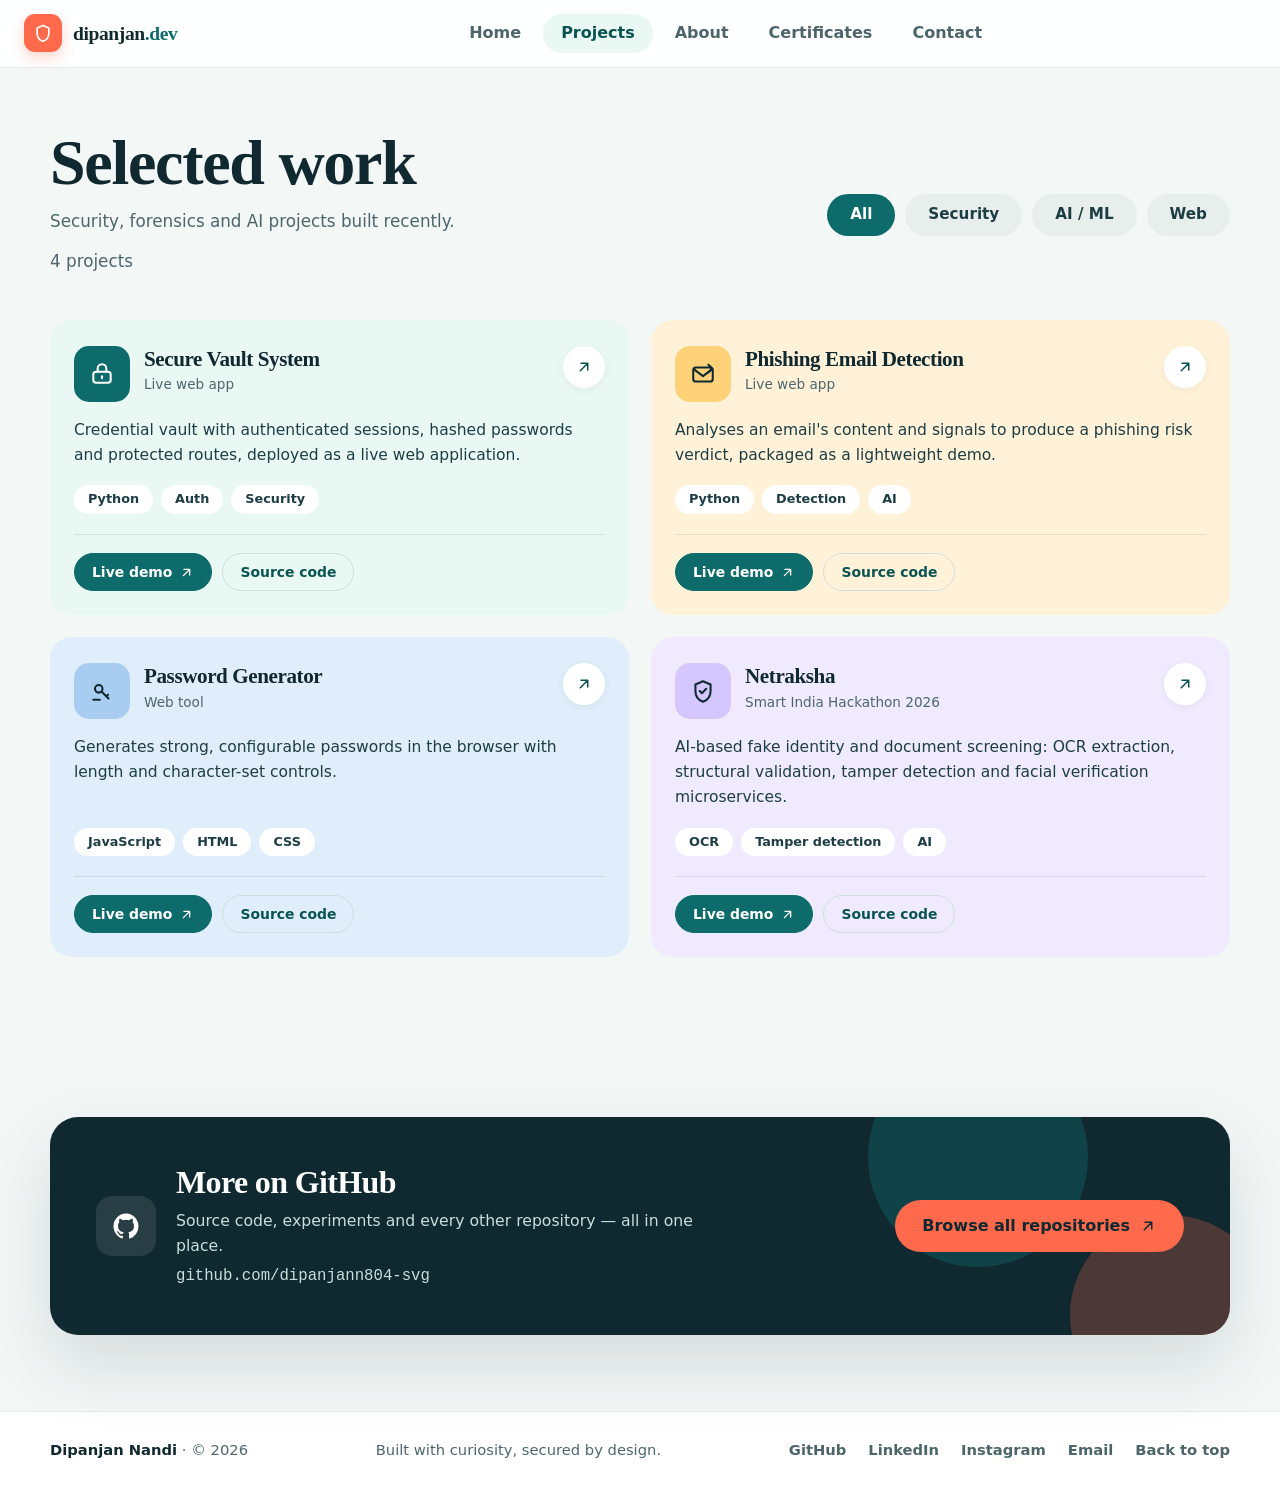
<file: projects.html>
<!DOCTYPE html>
<html lang="en">
<head>
  <meta charset="UTF-8">
  <meta name="viewport" content="width=device-width, initial-scale=1.0">

  <title>Projects — Dipanjan Nandi</title>
  <meta name="description" content="Projects by Dipanjan Nandi: Secure Vault System, Phishing Email Detection, Password Generator and Netraksha — live demos, source code and hackathon builds.">
  <meta name="author" content="Dipanjan Nandi">
  <meta name="theme-color" content="#f3f7f6">
  <meta name="color-scheme" content="light">

  <meta property="og:type" content="website">
  <meta property="og:site_name" content="Dipanjan Nandi">
  <meta property="og:title" content="Projects — Dipanjan Nandi">
  <meta property="og:description" content="Security, forensics and AI projects built recently.">
  <meta property="og:image" content="assets/og-image.png">
  <meta name="twitter:card" content="summary_large_image">
  <meta name="twitter:title" content="Projects — Dipanjan Nandi">
  <meta name="twitter:description" content="Security, forensics and AI projects built recently.">
  <meta name="twitter:image" content="assets/og-image.png">

  <link rel="icon" href="assets/favicon.svg" type="image/svg+xml">
  <link rel="stylesheet" href="css/styles.css">
  <noscript>
    <style>
      @media (max-width: 940px) {
        .nav {
          flex-wrap: wrap;
        }

        .nav__toggle {
          display: none;
        }

        .nav__panel {
          position: static;
          display: block;
          width: 100%;
          margin-top: 8px;
          padding: 0;
          border: 0;
          background: transparent;
          box-shadow: none;
        }

        .nav__list {
          flex-direction: row;
          flex-wrap: wrap;
          gap: 2px;
        }

        .nav__link {
          padding: 8px 12px;
          font-size: 0.95rem;
        }
      }
    </style>
  </noscript>
  <script>document.documentElement.classList.add('js');</script>
</head>
<body>
  <a class="skip-link" href="#main">Skip to content</a>

  <header class="site-header">
    <nav class="nav" aria-label="Primary">
      <a class="nav__brand" href="index.html" aria-label="dipanjan.dev — Dipanjan Nandi, home">
        <span class="nav__mark" aria-hidden="true">
          <svg viewBox="0 0 24 24" fill="none" stroke="currentColor" stroke-width="2" stroke-linecap="round" stroke-linejoin="round"><path d="M12 3 5 6v6c0 4.8 3 8.6 7 10 4-1.4 7-5.2 7-10V6l-7-3Z"/></svg>
        </span>
        <span class="nav__word">dipanjan<span>.dev</span></span>
      </a>

      <button class="nav__toggle" type="button" aria-expanded="false" aria-controls="primary-menu">
        <span class="sr-only">Open navigation menu</span>
        <span class="nav__toggle-bars" aria-hidden="true"></span>
      </button>

      <div class="nav__panel" id="primary-menu">
        <ul class="nav__list">
          <li><a class="nav__link" href="index.html">Home</a></li>
          <li><a class="nav__link is-active" href="projects.html" aria-current="page">Projects</a></li>
          <li><a class="nav__link" href="about.html">About</a></li>
          <li><a class="nav__link" href="certificates.html">Certificates</a></li>
          <li><a class="nav__link" href="contact.html">Contact</a></li>
        </ul>
      </div>

    </nav>
  </header>

  <main id="main">
    <section class="page-intro" aria-labelledby="projects-title">
      <div class="container">
        <div class="work-head">
          <div>
            <h1 id="projects-title">Selected work</h1>
            <p>Security, forensics and AI projects built recently.</p>
          </div>

          <div class="toolbar" data-filter-group="projects" data-filter-noun="project">
            <div class="filters" role="group" aria-label="Filter projects by category">
              <button class="filter" type="button" data-filter="all" aria-pressed="true">All</button>
              <button class="filter" type="button" data-filter="security" aria-pressed="false">Security</button>
              <button class="filter" type="button" data-filter="ai" aria-pressed="false">AI / ML</button>
              <button class="filter" type="button" data-filter="web" aria-pressed="false">Web</button>
            </div>
          </div>
        </div>

        <p class="filter-count" data-filter-count role="status" aria-live="polite">4 projects</p>
      </div>
    </section>

    <section class="page-body" aria-label="Project list">
      <div class="container">
        <div class="card-grid" data-filter-list="projects">
          <article class="p-card p-card--mint" data-categories="web security" data-reveal>
            <div class="p-card__top">
              <span class="p-card__icon" aria-hidden="true">
                <svg viewBox="0 0 24 24" fill="none" stroke="currentColor" stroke-width="1.9" stroke-linecap="round" stroke-linejoin="round"><rect x="4" y="10" width="16" height="10" rx="2.5"/><path d="M8 10V7a4 4 0 0 1 8 0v3"/><path d="M12 14v2"/></svg>
              </span>
              <div class="p-card__heading">
                <h2>Secure Vault System</h2>
                <p class="p-card__meta">Live web app</p>
              </div>
              <a class="p-card__go" href="https://secure-vault-system.onrender.com/" target="_blank" rel="noopener noreferrer" aria-label="Open the Secure Vault System live demo">
                <svg viewBox="0 0 24 24" fill="none" stroke="currentColor" stroke-width="2" stroke-linecap="round" stroke-linejoin="round" aria-hidden="true"><path d="M7 17 17 7M8 7h9v9"/></svg>
              </a>
            </div>
            <p class="p-card__copy">
              Credential vault with authenticated sessions, hashed passwords and protected routes,
              deployed as a live web application.
            </p>
            <ul class="p-card__tags" aria-label="Technologies">
              <li class="tag">Python</li>
              <li class="tag">Auth</li>
              <li class="tag">Security</li>
            </ul>
            <div class="p-card__links">
              <a class="p-card__link" href="https://secure-vault-system.onrender.com/" target="_blank" rel="noopener noreferrer">
                Live demo
                <svg viewBox="0 0 24 24" fill="none" stroke="currentColor" stroke-width="2.2" stroke-linecap="round" stroke-linejoin="round" aria-hidden="true"><path d="M7 17 17 7M8 7h9v9"/></svg>
              </a>
              <a class="p-card__link p-card__link--outline" href="https://github.com/dipanjann804-svg/Secure-Vault-System" target="_blank" rel="noopener noreferrer">
                Source code
              </a>
            </div>
          </article>

          <article class="p-card p-card--butter" data-categories="web ai security" data-reveal style="--delay: 70ms">
            <div class="p-card__top">
              <span class="p-card__icon" aria-hidden="true">
                <svg viewBox="0 0 24 24" fill="none" stroke="currentColor" stroke-width="1.9" stroke-linecap="round" stroke-linejoin="round"><rect x="3" y="6" width="18" height="13" rx="2.5"/><path d="m4 8 8 6 8-6"/><path d="M17 3.5 20.5 7 17 10.5"/></svg>
              </span>
              <div class="p-card__heading">
                <h2>Phishing Email Detection</h2>
                <p class="p-card__meta">Live web app</p>
              </div>
              <a class="p-card__go" href="https://phishing-email-detection-green.vercel.app/" target="_blank" rel="noopener noreferrer" aria-label="Open the Phishing Email Detection live demo">
                <svg viewBox="0 0 24 24" fill="none" stroke="currentColor" stroke-width="2" stroke-linecap="round" stroke-linejoin="round" aria-hidden="true"><path d="M7 17 17 7M8 7h9v9"/></svg>
              </a>
            </div>
            <p class="p-card__copy">
              Analyses an email's content and signals to produce a phishing risk verdict, packaged
              as a lightweight demo.
            </p>
            <ul class="p-card__tags" aria-label="Technologies">
              <li class="tag">Python</li>
              <li class="tag">Detection</li>
              <li class="tag">AI</li>
            </ul>
            <div class="p-card__links">
              <a class="p-card__link" href="https://phishing-email-detection-green.vercel.app/" target="_blank" rel="noopener noreferrer">
                Live demo
                <svg viewBox="0 0 24 24" fill="none" stroke="currentColor" stroke-width="2.2" stroke-linecap="round" stroke-linejoin="round" aria-hidden="true"><path d="M7 17 17 7M8 7h9v9"/></svg>
              </a>
              <a class="p-card__link p-card__link--outline" href="https://github.com/dipanjann804-svg/project-5-Phishing-Email-Detection-project" target="_blank" rel="noopener noreferrer">
                Source code
              </a>
            </div>
          </article>

          <article class="p-card p-card--blue" data-categories="web" data-reveal style="--delay: 140ms">
            <div class="p-card__top">
              <span class="p-card__icon" aria-hidden="true">
                <svg viewBox="0 0 24 24" fill="none" stroke="currentColor" stroke-width="1.9" stroke-linecap="round" stroke-linejoin="round"><circle cx="9" cy="10" r="3.5"/><path d="m12 13 6 6M16 17l1.5-1.5"/><path d="M4 20h6"/></svg>
              </span>
              <div class="p-card__heading">
                <h2>Password Generator</h2>
                <p class="p-card__meta">Web tool</p>
              </div>
              <a class="p-card__go" href="https://password-generator-sandy-phi.vercel.app/" target="_blank" rel="noopener noreferrer" aria-label="Open the Password Generator live demo">
                <svg viewBox="0 0 24 24" fill="none" stroke="currentColor" stroke-width="2" stroke-linecap="round" stroke-linejoin="round" aria-hidden="true"><path d="M7 17 17 7M8 7h9v9"/></svg>
              </a>
            </div>
            <p class="p-card__copy">
              Generates strong, configurable passwords in the browser with length and character-set
              controls.
            </p>
            <ul class="p-card__tags" aria-label="Technologies">
              <li class="tag">JavaScript</li>
              <li class="tag">HTML</li>
              <li class="tag">CSS</li>
            </ul>
            <div class="p-card__links">
              <a class="p-card__link" href="https://password-generator-sandy-phi.vercel.app/" target="_blank" rel="noopener noreferrer">
                Live demo
                <svg viewBox="0 0 24 24" fill="none" stroke="currentColor" stroke-width="2.2" stroke-linecap="round" stroke-linejoin="round" aria-hidden="true"><path d="M7 17 17 7M8 7h9v9"/></svg>
              </a>
              <a class="p-card__link p-card__link--outline" href="https://github.com/dipanjann804-svg/Password-Generator" target="_blank" rel="noopener noreferrer">
                Source code
              </a>
            </div>
          </article>

          <article class="p-card p-card--lilac" data-categories="ai security" data-reveal style="--delay: 210ms">
            <div class="p-card__top">
              <span class="p-card__icon" aria-hidden="true">
                <svg viewBox="0 0 24 24" fill="none" stroke="currentColor" stroke-width="1.9" stroke-linecap="round" stroke-linejoin="round"><path d="M12 3 5 6v6c0 4.8 3 8.6 7 10 4-1.4 7-5.2 7-10V6l-7-3Z"/><path d="m9 12 2 2 4-4"/></svg>
              </span>
              <div class="p-card__heading">
                <h2>Netraksha</h2>
                <p class="p-card__meta">Smart India Hackathon 2026</p>
              </div>
              <a class="p-card__go" href="https://www.netraksha.xyz/" target="_blank" rel="noopener noreferrer" aria-label="Open the Netraksha live demo">
                <svg viewBox="0 0 24 24" fill="none" stroke="currentColor" stroke-width="2" stroke-linecap="round" stroke-linejoin="round" aria-hidden="true"><path d="M7 17 17 7M8 7h9v9"/></svg>
              </a>
            </div>
            <p class="p-card__copy">
              AI-based fake identity and document screening: OCR extraction, structural validation,
              tamper detection and facial verification microservices.
            </p>
            <ul class="p-card__tags" aria-label="Capabilities">
              <li class="tag">OCR</li>
              <li class="tag">Tamper detection</li>
              <li class="tag">AI</li>
            </ul>
            <div class="p-card__links">
              <a class="p-card__link" href="https://www.netraksha.xyz/" target="_blank" rel="noopener noreferrer">
                Live demo
                <svg viewBox="0 0 24 24" fill="none" stroke="currentColor" stroke-width="2.2" stroke-linecap="round" stroke-linejoin="round" aria-hidden="true"><path d="M7 17 17 7M8 7h9v9"/></svg>
              </a>
              <a class="p-card__link p-card__link--outline" href="https://github.com/anubhab7105/NETRAKSHA" target="_blank" rel="noopener noreferrer">
                Source code
              </a>
            </div>
          </article>
        </div>
      </div>
    </section>

    <section class="section" aria-labelledby="gh-title">
      <div class="container">
        <div class="gh-band" data-reveal>
          <div class="gh-band__inner">
            <span class="gh-band__icon" aria-hidden="true">
              <svg viewBox="0 0 24 24" fill="currentColor"><path d="M12 2C6.48 2 2 6.58 2 12.25c0 4.53 2.87 8.37 6.84 9.73.5.1.68-.22.68-.49v-1.72c-2.78.62-3.37-1.37-3.37-1.37-.45-1.18-1.11-1.5-1.11-1.5-.91-.64.07-.63.07-.63 1 .07 1.53 1.06 1.53 1.06.9 1.57 2.34 1.12 2.91.86.09-.66.35-1.12.63-1.38-2.22-.26-4.56-1.14-4.56-5.07 0-1.12.39-2.03 1.03-2.75-.1-.26-.45-1.3.1-2.71 0 0 .84-.28 2.75 1.05a9.36 9.36 0 0 1 5 0c1.91-1.33 2.75-1.05 2.75-1.05.55 1.41.2 2.45.1 2.71.64.72 1.03 1.63 1.03 2.75 0 3.94-2.34 4.8-4.57 5.06.36.32.68.94.68 1.9v2.82c0 .27.18.59.69.49A10.26 10.26 0 0 0 22 12.25C22 6.58 17.52 2 12 2Z"/></svg>
            </span>
            <div>
              <h2 id="gh-title">More on GitHub</h2>
              <p>Source code, experiments and every other repository — all in one place.</p>
              <p class="gh-band__handle">github.com/dipanjann804-svg</p>
            </div>
          </div>
          <div class="gh-band__actions">
            <a class="btn btn--cta" href="https://github.com/dipanjann804-svg?tab=repositories" target="_blank" rel="noopener noreferrer">
              Browse all repositories
              <svg class="icon" viewBox="0 0 24 24" fill="none" stroke="currentColor" stroke-width="2" stroke-linecap="round" stroke-linejoin="round" aria-hidden="true"><path d="M7 17 17 7M8 7h9v9"/></svg>
            </a>
          </div>
        </div>
      </div>
    </section>
  </main>

  <footer class="site-footer">
    <div class="container footer-inner">
      <p><strong>Dipanjan Nandi</strong> · © <span id="year">2026</span></p>
      <p>Built with curiosity, secured by design.</p>
      <div class="footer-links">
        <a href="https://github.com/dipanjann804-svg" target="_blank" rel="noopener noreferrer">GitHub</a>
        <a href="https://www.linkedin.com/in/dipanjan-nandi-754028374" target="_blank" rel="noopener noreferrer">LinkedIn</a>
        <a href="https://www.instagram.com/nandi_spi05/" target="_blank" rel="noopener noreferrer">Instagram</a>
        <a href="mailto:dipanjann804@gmail.com">Email</a>
        <a href="#main">Back to top</a>
      </div>
    </div>
  </footer>

  <script src="js/main.js" defer></script>
</body>
</html>
</file>
<file: css/styles.css>
/* ==========================================================================
   Dipanjan Nandi — portfolio styles
   Light theme: Teal Ink + Coral, serif headings, pastel cards
   Pages: Home · Projects · About · Certificates · Contact
   ========================================================================== */

:root {
  color-scheme: light;

  /* Palette */
  --bg: #f3f7f6;
  --surface: #ffffff;
  --surface-soft: #fbfdfc;
  --ink: #10282f;
  --ink-2: #1d3d45;
  --body: #4c656b;
  --muted: #4d666d;

  --teal: #0e6b6b;
  --teal-deep: #0a5353;
  --teal-tint: #e6f4f1;

  --coral: #ff6a4d;
  --coral-deep: #bf4629;
  --coral-tint: #ffe4dc;

  --butter: #ffd27a;
  --butter-tint: #fff2d8;

  --mint: #bfebdd;
  --mint-tint: #e9f8f2;

  --lilac: #d4c6ff;
  --lilac-tint: #f0eaff;

  --blue-tint: #e0edfb;

  --border: #e2edea;
  --border-strong: #cfdfdb;

  /* Type */
  --font-serif: "Cambria", "Georgia", "Times New Roman", serif;
  --font-sans: "Calibri", "Segoe UI", system-ui, -apple-system, sans-serif;

  /* Shape */
  --radius-xl: 28px;
  --radius-lg: 22px;
  --radius-md: 16px;
  --radius-sm: 12px;

  --shadow-xs: 0 2px 8px rgba(16, 40, 47, 0.05);
  --shadow-sm: 0 8px 20px rgba(16, 40, 47, 0.06);
  --shadow: 0 18px 44px rgba(16, 40, 47, 0.09);
  --shadow-lg: 0 30px 70px rgba(16, 40, 47, 0.13);

  --max: 1180px;
  --ease: cubic-bezier(0.22, 0.75, 0.25, 1);
}

*,
*::before,
*::after {
  box-sizing: border-box;
}

html {
  scroll-behavior: smooth;
  -webkit-text-size-adjust: 100%;
}

body {
  margin: 0;
  min-height: 100vh;
  overflow-x: hidden;
  background: var(--bg);
  color: var(--body);
  font-family: var(--font-sans);
  font-size: 17px;
  line-height: 1.65;
  -webkit-font-smoothing: antialiased;
}

h1,
h2,
h3,
h4 {
  margin-top: 0;
  color: var(--ink);
  font-family: var(--font-serif);
  font-weight: 700;
  letter-spacing: -0.02em;
}

p {
  margin-top: 0;
}

ul,
ol {
  margin: 0;
  padding: 0;
  list-style: none;
}

img,
svg {
  display: block;
  max-width: 100%;
}

a {
  color: inherit;
  text-decoration: none;
}

button,
input,
textarea {
  font: inherit;
  color: inherit;
}

button {
  cursor: pointer;
}

[hidden] {
  display: none !important;
}

:focus-visible {
  outline: 3px solid var(--teal);
  outline-offset: 3px;
  border-radius: 6px;
}

::selection {
  background: var(--mint);
  color: var(--ink);
}

.sr-only {
  position: absolute;
  width: 1px;
  height: 1px;
  padding: 0;
  margin: -1px;
  overflow: hidden;
  clip: rect(0, 0, 0, 0);
  white-space: nowrap;
  border: 0;
}

.skip-link {
  position: fixed;
  top: 12px;
  left: 12px;
  z-index: 300;
  padding: 10px 18px;
  border-radius: 10px;
  background: var(--teal);
  color: #fff;
  font-size: 0.9rem;
  font-weight: 700;
  transform: translateY(-180%);
  transition: transform 0.2s var(--ease);
}

.skip-link:focus {
  transform: translateY(0);
}

.container {
  width: min(100% - 48px, var(--max));
  margin-inline: auto;
}

.icon {
  width: 18px;
  height: 18px;
  flex: none;
}

/* --------------------------------------------------------------------------
   Header / navigation
   -------------------------------------------------------------------------- */

.site-header {
  position: sticky;
  top: 0;
  z-index: 100;
  border-bottom: 1px solid var(--border);
  background: rgba(255, 255, 255, 0.92);
  backdrop-filter: saturate(140%) blur(14px);
  -webkit-backdrop-filter: saturate(140%) blur(14px);
}

.site-header.is-scrolled {
  box-shadow: 0 8px 24px rgba(16, 40, 47, 0.07);
}

.nav {
  display: flex;
  align-items: center;
  gap: 18px;
  width: min(100% - 48px, 1240px);
  margin-inline: auto;
  padding: 14px 0;
}

.nav__brand {
  display: inline-flex;
  flex: none;
  align-items: center;
  gap: 11px;
  border-radius: 10px;
}

.nav__mark {
  display: grid;
  place-items: center;
  width: 38px;
  height: 38px;
  border-radius: 11px;
  background: var(--coral);
  box-shadow: 0 6px 14px rgba(255, 106, 77, 0.28);
  color: #fff;
}

.nav__mark svg {
  width: 20px;
  height: 20px;
}

.nav__word {
  color: var(--ink);
  font-family: var(--font-serif);
  font-size: 1.22rem;
  font-weight: 700;
  letter-spacing: -0.02em;
  line-height: 1;
}

.nav__word span {
  color: var(--teal);
}

.nav__panel {
  display: flex;
  flex: 1;
  justify-content: center;
}

.nav__list {
  display: flex;
  align-items: center;
  gap: 4px;
}

.nav__link {
  display: block;
  padding: 9px 18px;
  border-radius: 999px;
  color: var(--body);
  font-size: 1rem;
  font-weight: 600;
  line-height: 1.3;
  transition:
    color 0.2s var(--ease),
    background-color 0.2s var(--ease);
}

.nav__link:hover {
  background: var(--teal-tint);
  color: var(--teal-deep);
}

.nav__link.is-active {
  background: var(--mint-tint);
  color: var(--teal-deep);
  font-weight: 700;
}

.nav__toggle {
  display: none;
  place-items: center;
  width: 44px;
  height: 44px;
  margin-left: auto;
  border: 1px solid var(--border-strong);
  border-radius: 12px;
  background: var(--surface);
  color: var(--ink);
}

.nav__toggle-bars {
  position: relative;
  display: block;
  width: 18px;
  height: 2px;
  border-radius: 2px;
  background: currentColor;
  transition: background-color 0.2s var(--ease);
}

.nav__toggle-bars::before,
.nav__toggle-bars::after {
  position: absolute;
  left: 0;
  width: 18px;
  height: 2px;
  border-radius: 2px;
  background: currentColor;
  content: "";
  transition:
    top 0.25s var(--ease),
    transform 0.25s var(--ease);
}

.nav__toggle-bars::before {
  top: -6px;
}

.nav__toggle-bars::after {
  top: 6px;
}

.nav__toggle.is-open .nav__toggle-bars {
  background: transparent;
}

.nav__toggle.is-open .nav__toggle-bars::before {
  top: 0;
  transform: rotate(45deg);
}

.nav__toggle.is-open .nav__toggle-bars::after {
  top: 0;
  transform: rotate(-45deg);
}

@keyframes menu-in {
  from {
    opacity: 0;
    transform: translateY(-6px);
  }

  to {
    opacity: 1;
    transform: translateY(0);
  }
}

/* --------------------------------------------------------------------------
   Buttons, pills, tags
   -------------------------------------------------------------------------- */

.btn {
  display: inline-flex;
  align-items: center;
  justify-content: center;
  gap: 9px;
  min-height: 52px;
  padding: 14px 26px;
  border: 1.5px solid transparent;
  border-radius: 999px;
  font-family: var(--font-sans);
  font-size: 1rem;
  font-weight: 700;
  line-height: 1.2;
  white-space: nowrap;
  transition:
    transform 0.18s var(--ease),
    background-color 0.2s var(--ease),
    border-color 0.2s var(--ease),
    color 0.2s var(--ease),
    box-shadow 0.2s var(--ease);
}

.btn:hover {
  transform: translateY(-2px);
}

.btn:active {
  transform: translateY(0);
}

.btn--primary {
  background: var(--teal);
  color: #fff;
  box-shadow: 0 10px 24px rgba(14, 107, 107, 0.22);
}

.btn--primary:hover {
  background: var(--teal-deep);
  box-shadow: 0 14px 30px rgba(14, 107, 107, 0.28);
}

.btn--outline {
  border-color: var(--teal);
  background: transparent;
  color: var(--teal-deep);
}

.btn--outline:hover {
  background: var(--teal-tint);
}

.btn--cta {
  background: var(--coral);
  color: var(--ink);
  box-shadow: 0 10px 24px rgba(255, 106, 77, 0.28);
}

.btn--cta:hover {
  background: #ff7f66;
  box-shadow: 0 14px 30px rgba(255, 106, 77, 0.34);
}

.btn--ghost {
  border-color: rgba(255, 255, 255, 0.3);
  background: rgba(255, 255, 255, 0.12);
  color: #fff;
}

.btn--ghost:hover {
  border-color: rgba(255, 255, 255, 0.55);
  background: rgba(255, 255, 255, 0.2);
}

.btn--small {
  min-height: 44px;
  padding: 10px 20px;
  font-size: 0.94rem;
}

.btn--full {
  width: 100%;
}

.badge {
  display: inline-flex;
  align-items: center;
  gap: 9px;
  margin: 0;
  padding: 9px 18px;
  border-radius: 999px;
  background: var(--mint-tint);
  color: var(--teal-deep);
  font-size: 0.92rem;
  font-weight: 700;
  line-height: 1.4;
}

.status-dot {
  display: inline-block;
  width: 8px;
  height: 8px;
  flex: none;
  border-radius: 50%;
  background: var(--teal);
  box-shadow: 0 0 0 4px rgba(14, 107, 107, 0.12);
}

.dot {
  display: inline-block;
  width: 10px;
  height: 10px;
  flex: none;
  border-radius: 50%;
  background: var(--teal);
}

.dot--mint {
  background: var(--mint);
}

.tag {
  padding: 6px 14px;
  border-radius: 999px;
  background: var(--surface);
  color: var(--ink-2);
  font-size: 0.8rem;
  font-weight: 600;
  line-height: 1.3;
  white-space: nowrap;
}

.tag--outline {
  border: 1.5px solid var(--border-strong);
  background: transparent;
  color: var(--body);
}

.chip {
  display: inline-flex;
  align-items: center;
  gap: 8px;
  padding: 8px 16px;
  border-radius: 999px;
  background: var(--surface);
  box-shadow: var(--shadow-xs);
  color: var(--ink);
  font-size: 0.87rem;
  font-weight: 600;
  line-height: 1.4;
  white-space: nowrap;
}

.eyebrow {
  margin: 0;
  color: var(--teal);
  font-family: var(--font-sans);
  font-size: 0.78rem;
  font-weight: 700;
  letter-spacing: 0.16em;
  line-height: 1.4;
  text-transform: uppercase;
}

/* --------------------------------------------------------------------------
   Typography blocks
   -------------------------------------------------------------------------- */

.section {
  padding: 76px 0;
}

.section-head {
  display: flex;
  flex-wrap: wrap;
  align-items: flex-end;
  justify-content: space-between;
  gap: 18px 32px;
  margin-bottom: 34px;
}

.section-head h2 {
  margin: 0;
  font-size: clamp(2rem, 3.8vw, 2.9rem);
  line-height: 1.08;
}

.section-head p {
  max-width: 520px;
  margin: 8px 0 0;
}

.link-arrow {
  display: inline-flex;
  align-items: center;
  gap: 8px;
  color: var(--teal-deep);
  font-size: 0.96rem;
  font-weight: 700;
  border-bottom: 2px solid transparent;
  transition: border-color 0.2s var(--ease);
}

.link-arrow:hover {
  border-bottom-color: var(--teal);
}

/* --------------------------------------------------------------------------
   Home — hero
   -------------------------------------------------------------------------- */

.hero {
  position: relative;
  padding: 56px 0 64px;
}

.hero__grid {
  display: grid;
  grid-template-columns: minmax(0, 1.02fr) minmax(0, 0.98fr);
  gap: clamp(32px, 5vw, 64px);
  align-items: center;
}

.hero__copy {
  max-width: 560px;
}

.hero__hi {
  margin: 26px 0 2px;
  color: var(--ink);
  font-family: var(--font-serif);
  font-size: clamp(1.9rem, 3.2vw, 2.5rem);
  font-weight: 700;
  line-height: 1.1;
}

.hero__name {
  margin: 0;
  color: var(--teal);
  font-size: clamp(3.2rem, 6.6vw, 5.2rem);
  font-weight: 700;
  letter-spacing: -0.035em;
  line-height: 1;
}

.hero__role {
  margin: 18px 0 0;
  color: var(--coral-deep);
  font-size: clamp(1.05rem, 1.6vw, 1.3rem);
  font-weight: 700;
  letter-spacing: 0.01em;
  line-height: 1.4;
}

.hero__lead {
  max-width: 500px;
  margin: 14px 0 0;
  font-size: 1.06rem;
  line-height: 1.7;
}

.hero__actions {
  display: flex;
  flex-wrap: wrap;
  gap: 14px;
  margin-top: 30px;
}

.hero__stats {
  display: grid;
  grid-template-columns: repeat(3, minmax(0, 1fr));
  gap: 12px;
  margin: 42px 0 0;
}

.hero__stats dt {
  margin: 0;
  color: var(--teal);
  font-family: var(--font-serif);
  font-size: clamp(2.1rem, 3.4vw, 2.9rem);
  font-weight: 700;
  letter-spacing: -0.04em;
  line-height: 1;
}

.hero__stats dd {
  margin: 6px 0 0;
  color: var(--muted);
  font-size: 0.9rem;
  line-height: 1.45;
}

/* Photo collage */

.hero__media {
  position: relative;
  display: grid;
  place-items: center;
  min-height: 460px;
  padding: 20px 0;
}

.hero__media::before {
  position: absolute;
  top: 3%;
  right: 6%;
  width: min(82%, 400px);
  aspect-ratio: 1;
  border-radius: 50%;
  background: var(--mint);
  opacity: 0.62;
  content: "";
}

.hero__ring {
  position: absolute;
  top: 0;
  left: 2%;
  width: 210px;
  height: 210px;
  border: 3px solid var(--coral);
  border-radius: 50%;
  opacity: 0.85;
}

.hero__blob {
  position: absolute;
  right: -2%;
  bottom: 2%;
  width: 190px;
  height: 190px;
  border-radius: 50%;
  background: var(--butter);
  opacity: 0.9;
}

.photo-card {
  position: relative;
  z-index: 2;
  width: min(76%, 340px);
  margin: 0;
  padding: 10px;
  border-radius: var(--radius-xl);
  background: var(--surface);
  box-shadow: var(--shadow-lg);
  transform: rotate(-1.2deg);
}

.photo-card__frame {
  overflow: hidden;
  border-radius: 20px;
  background: linear-gradient(160deg, var(--lilac-tint), var(--mint-tint));
  aspect-ratio: 3 / 4;
}

.photo-card__frame img {
  width: 100%;
  height: 100%;
  object-fit: cover;
}

.photo-card__placeholder {
  display: grid;
  place-items: center;
  width: 100%;
  height: 100%;
  color: var(--teal);
}

.photo-card__placeholder svg {
  width: 64px;
  height: 64px;
  opacity: 0.55;
}

.float-card {
  position: absolute;
  z-index: 3;
  padding: 14px 18px;
  border-radius: var(--radius-md);
  background: var(--surface);
  box-shadow: var(--shadow);
}

.float-card--status {
  top: 6%;
  right: 0;
  min-width: 190px;
}

.float-card__title {
  display: flex;
  align-items: center;
  gap: 8px;
  margin: 0;
  color: var(--ink);
  font-size: 0.98rem;
  font-weight: 700;
  line-height: 1.3;
}

.float-card__meta {
  margin: 4px 0 0;
  color: var(--muted);
  font-size: 0.83rem;
  line-height: 1.4;
}

/* --------------------------------------------------------------------------
   Pastel project cards
   -------------------------------------------------------------------------- */

.card-grid {
  display: grid;
  grid-template-columns: repeat(2, minmax(0, 1fr));
  gap: 22px;
}

.p-card {
  position: relative;
  display: flex;
  flex-direction: column;
  padding: 26px 24px 24px;
  border-radius: var(--radius-lg);
  background: var(--mint-tint);
  transition:
    transform 0.22s var(--ease),
    box-shadow 0.22s var(--ease);
}

.p-card:hover {
  transform: translateY(-3px);
  box-shadow: var(--shadow);
}

.p-card--mint {
  background: var(--mint-tint);
}

.p-card--butter {
  background: var(--butter-tint);
}

.p-card--lilac {
  background: var(--lilac-tint);
}

.p-card--rose {
  background: var(--coral-tint);
}

.p-card--blue {
  background: var(--blue-tint);
}

.p-card__top {
  display: flex;
  align-items: flex-start;
  gap: 14px;
}

.p-card__icon {
  display: grid;
  place-items: center;
  width: 56px;
  height: 56px;
  flex: none;
  border-radius: 15px;
  background: var(--teal);
  color: #fff;
}

.p-card--butter .p-card__icon {
  background: var(--butter);
  color: var(--ink);
}

.p-card--lilac .p-card__icon {
  background: var(--lilac);
  color: var(--ink);
}

.p-card--rose .p-card__icon {
  background: var(--coral);
  color: var(--ink);
}

.p-card--blue .p-card__icon {
  background: #a8cdf0;
  color: var(--ink);
}

.p-card__icon svg {
  width: 26px;
  height: 26px;
}

.p-card__heading {
  flex: 1;
  min-width: 0;
}

.p-card h2,
.p-card h3 {
  margin: 0;
  font-size: 1.32rem;
  line-height: 1.25;
}

.p-card__meta {
  margin: 3px 0 0;
  color: var(--muted);
  font-family: var(--font-sans);
  font-size: 0.85rem;
  line-height: 1.4;
}

.p-card__go {
  display: grid;
  place-items: center;
  width: 42px;
  height: 42px;
  flex: none;
  border-radius: 50%;
  background: var(--surface);
  color: var(--teal-deep);
  box-shadow: var(--shadow-xs);
  transition:
    transform 0.2s var(--ease),
    background-color 0.2s var(--ease);
}

a.p-card__go:hover {
  background: var(--teal);
  color: #fff;
  transform: translate(1px, -1px);
}

.p-card__go svg {
  width: 18px;
  height: 18px;
}

.p-card__copy {
  margin: 16px 0 18px;
  color: var(--ink-2);
  font-size: 0.97rem;
  line-height: 1.6;
}

.p-card__tags {
  display: flex;
  flex-wrap: wrap;
  gap: 8px;
  margin-top: auto;
}

.p-card__links {
  display: flex;
  flex-wrap: wrap;
  gap: 10px;
  margin-top: 20px;
  padding-top: 18px;
  border-top: 1px solid rgba(16, 40, 47, 0.1);
}

.p-card__link {
  display: inline-flex;
  align-items: center;
  gap: 7px;
  padding: 9px 17px;
  border: 1px solid var(--teal);
  border-radius: 999px;
  background: var(--teal);
  color: #fff;
  font-family: var(--font-sans);
  font-size: 0.87rem;
  font-weight: 700;
  line-height: 1.3;
  text-decoration: none;
  transition:
    background-color 0.2s var(--ease),
    border-color 0.2s var(--ease),
    color 0.2s var(--ease);
}

.p-card__link svg {
  width: 15px;
  height: 15px;
}

.p-card__link:hover {
  background: var(--teal-deep);
  border-color: var(--teal-deep);
  color: #fff;
}

.p-card__link--outline {
  background: transparent;
  border-color: var(--border-strong);
  color: var(--teal-deep);
}

.p-card__link--outline:hover {
  background: var(--surface);
  border-color: var(--teal);
  color: var(--teal-deep);
}

/* --------------------------------------------------------------------------
   Filters
   -------------------------------------------------------------------------- */

.toolbar {
  display: flex;
  flex-wrap: wrap;
  align-items: center;
  justify-content: space-between;
  gap: 16px 24px;
  margin-bottom: 28px;
}

.filters {
  display: flex;
  flex-wrap: wrap;
  gap: 10px;
}

.filter {
  padding: 10px 22px;
  border: 1px solid transparent;
  border-radius: 999px;
  background: #e7eeec;
  color: var(--ink-2);
  font-size: 0.95rem;
  font-weight: 700;
  line-height: 1.3;
  transition:
    background-color 0.2s var(--ease),
    color 0.2s var(--ease);
}

.filter:hover {
  background: #dde8e5;
}

.filter[aria-pressed="true"] {
  background: var(--teal);
  color: #fff;
}

.filter-count {
  margin: 18px 0 0;
  color: var(--muted);
  font-size: 0.9rem;
}

.work-head {
  display: flex;
  flex-wrap: wrap;
  align-items: flex-end;
  justify-content: space-between;
  gap: 22px 34px;
}

.work-head > div:first-child {
  max-width: 620px;
}

.work-head .toolbar {
  margin-bottom: 0;
}

/* --------------------------------------------------------------------------
   Page intro (inner pages)
   -------------------------------------------------------------------------- */

.page-intro {
  padding: 62px 0 8px;
}

.page-intro h1 {
  margin: 0;
  font-size: clamp(2.6rem, 5vw, 4rem);
  line-height: 1.04;
}

.page-intro p {
  max-width: 600px;
  margin: 12px 0 0;
  font-size: 1.05rem;
}

.page-body {
  padding: 36px 0 84px;
}

/* --------------------------------------------------------------------------
   About
   -------------------------------------------------------------------------- */

.about-grid {
  display: grid;
  grid-template-columns: minmax(0, 1fr);
}

.about-main {
  max-width: none;
}

.about-main h2 {
  margin: 0 0 12px;
  font-size: clamp(2rem, 3.4vw, 2.7rem);
  line-height: 1.1;
}

.about-lead {
  max-width: 92ch;
  margin: 0 0 34px;
  font-size: 1.06rem;
  line-height: 1.72;
}

.skills-block {
  margin-bottom: 38px;
}

.block-title {
  margin: 0 0 18px;
  font-size: 1.5rem;
  line-height: 1.2;
}

.skill-group {
  padding: 16px 0;
  border-bottom: 1px solid var(--border);
}

.skill-group:last-child {
  border-bottom: 0;
  padding-bottom: 0;
}

.skill-group__head {
  display: flex;
  align-items: baseline;
  justify-content: space-between;
  gap: 14px;
  margin-bottom: 10px;
}

.skill-group__label {
  margin: 0;
  color: var(--ink);
  font-size: 1.02rem;
  font-weight: 700;
}

.skill-group__note {
  color: var(--muted);
  font-size: 0.82rem;
}

.skill-chips {
  display: flex;
  flex-wrap: wrap;
  gap: 8px;
}

.skill-chips li {
  padding: 7px 14px;
  border-radius: 999px;
  background: var(--surface);
  box-shadow: var(--shadow-xs);
  color: var(--ink-2);
  font-size: 0.87rem;
  line-height: 1.4;
}

.timeline {
  position: relative;
  display: grid;
  gap: 26px;
  padding-left: 34px;
  margin: 0;
}

.timeline::before {
  position: absolute;
  top: 10px;
  bottom: 12px;
  left: 9px;
  width: 2px;
  background: var(--border-strong);
  content: "";
}

.timeline__item {
  position: relative;
}

.timeline__item::before {
  position: absolute;
  top: 4px;
  left: -34px;
  width: 20px;
  height: 20px;
  border: 4px solid var(--surface);
  border-radius: 50%;
  background: var(--teal);
  box-shadow: 0 0 0 2px var(--border-strong);
  content: "";
}

.timeline__item:nth-child(2)::before {
  background: var(--coral);
}

.timeline__item:nth-child(3)::before {
  background: var(--butter);
}

.timeline__date {
  margin: 0 0 3px;
  color: var(--teal);
  font-size: 0.8rem;
  font-weight: 700;
  letter-spacing: 0.06em;
  line-height: 1.4;
  text-transform: uppercase;
}

.timeline h4 {
  margin: 0 0 2px;
  font-family: var(--font-sans);
  font-size: 1.05rem;
  font-weight: 700;
  letter-spacing: 0;
  line-height: 1.35;
}

.timeline__org {
  margin: 0;
  color: var(--muted);
  font-size: 0.89rem;
  line-height: 1.45;
}

.timeline__copy {
  margin: 8px 0 0;
  font-size: 0.94rem;
  line-height: 1.6;
}

.education-card {
  margin-top: 40px;
  padding: 28px 30px;
  border-radius: var(--radius-lg);
  background: var(--surface);
  box-shadow: var(--shadow-sm);
}

.education-card .block-title {
  margin-bottom: 14px;
}

.education {
  display: grid;
}

.education li {
  display: flex;
  flex-wrap: wrap;
  align-items: baseline;
  justify-content: space-between;
  gap: 4px 20px;
  padding: 14px 0;
  border-bottom: 1px solid var(--border);
}

.education li:last-child {
  padding-bottom: 0;
  border-bottom: 0;
}

.education__title {
  color: var(--ink);
  font-size: 1rem;
  font-weight: 700;
}

.education__meta {
  color: var(--muted);
  font-size: 0.89rem;
}

.education-card .btn {
  margin-top: 20px;
}

/* --------------------------------------------------------------------------
   Certificates
   -------------------------------------------------------------------------- */

.cert-grid {
  display: grid;
  grid-template-columns: repeat(2, minmax(0, 1fr));
  gap: 22px;
}

.cert-card {
  display: flex;
  flex-direction: column;
  padding: 26px 26px 22px;
  border: 2px solid var(--border-strong);
  border-radius: var(--radius-lg);
  background: var(--surface);
  transition: border-color 0.2s var(--ease);
}

.cert-card:hover {
  border-color: var(--teal);
}

.cert-card--mint {
  border-color: #b9e6d6;
}

.cert-card--butter {
  border-color: #f2cf8d;
}

.cert-card--lilac {
  border-color: var(--lilac);
}

.cert-card--rose {
  border-color: #ffbba9;
}

.cert-head {
  display: flex;
  align-items: center;
  gap: 16px;
}

.cert-icon {
  display: grid;
  place-items: center;
  width: 62px;
  height: 62px;
  flex: none;
  border-radius: 50%;
  background: var(--mint-tint);
  color: var(--teal-deep);
}

.cert-card--butter .cert-icon {
  background: var(--butter-tint);
  color: #8a6212;
}

.cert-card--lilac .cert-icon {
  background: var(--lilac-tint);
  color: #5b3fa8;
}

.cert-card--rose .cert-icon {
  background: var(--coral-tint);
  color: #b23a20;
}

.cert-icon svg {
  width: 28px;
  height: 28px;
}

.cert-card h2,
.cert-card h3 {
  margin: 0;
  font-size: 1.2rem;
  line-height: 1.3;
}

.cert-issuer {
  margin: 4px 0 0;
  color: var(--muted);
  font-size: 0.9rem;
  line-height: 1.45;
}

.cert-divider {
  margin: 20px 0 16px;
  border: 0;
  border-top: 2px dashed var(--border);
}

.cert-meta {
  display: flex;
  flex-wrap: wrap;
  align-items: center;
  gap: 10px 12px;
  margin-top: auto;
}

.cert-year {
  padding: 6px 14px;
  border-radius: 999px;
  background: #edf2f1;
  color: var(--ink-2);
  font-size: 0.8rem;
  font-weight: 600;
  line-height: 1.3;
  white-space: nowrap;
}

.cert-code {
  color: var(--ink-2);
  font-family: "Consolas", "Cascadia Code", monospace;
  font-size: 0.82rem;
  line-height: 1.5;
  overflow-wrap: anywhere;
  word-break: break-word;
}

.cert-code__label {
  display: block;
  margin-bottom: 3px;
  color: var(--muted);
  font-family: var(--font-sans);
  font-size: 0.7rem;
  font-weight: 700;
  letter-spacing: 0.1em;
  line-height: 1.3;
  text-transform: uppercase;
}

.cert-actions {
  display: flex;
  flex-wrap: wrap;
  align-items: center;
  gap: 10px;
  margin-left: auto;
}

.copy-btn {
  display: inline-flex;
  align-items: center;
  gap: 7px;
  padding: 8px 14px;
  border: 1.5px solid var(--border-strong);
  border-radius: 999px;
  background: var(--surface);
  color: var(--ink-2);
  font-size: 0.82rem;
  font-weight: 700;
  line-height: 1.3;
  white-space: nowrap;
  transition:
    border-color 0.2s var(--ease),
    color 0.2s var(--ease),
    background-color 0.2s var(--ease);
}

.copy-btn:hover {
  border-color: var(--teal);
  color: var(--teal-deep);
}

.copy-btn.is-copied {
  border-color: var(--teal);
  background: var(--teal);
  color: #fff;
}

.verify-link {
  display: inline-flex;
  align-items: center;
  gap: 6px;
  color: var(--teal-deep);
  font-size: 0.9rem;
  font-weight: 700;
  line-height: 1.3;
  white-space: nowrap;
}

.verify-link:hover {
  text-decoration: underline;
  text-underline-offset: 3px;
}

.verify-note {
  display: flex;
  align-items: flex-start;
  gap: 12px;
  margin: 28px 0 0;
  padding: 18px 20px;
  border-radius: var(--radius-md);
  background: var(--mint-tint);
  color: var(--ink-2);
  font-size: 0.94rem;
  line-height: 1.6;
}

.verify-note svg {
  width: 20px;
  height: 20px;
  flex: none;
  margin-top: 2px;
  color: var(--teal);
}

.verify-note a {
  color: var(--teal-deep);
  font-weight: 700;
  text-decoration: underline;
  text-underline-offset: 3px;
}

/* --------------------------------------------------------------------------
   GitHub band
   -------------------------------------------------------------------------- */

.gh-band {
  position: relative;
  display: flex;
  flex-wrap: wrap;
  align-items: center;
  justify-content: space-between;
  gap: 24px 40px;
  padding: clamp(28px, 4vw, 46px);
  overflow: hidden;
  border-radius: var(--radius-xl);
  background: var(--ink);
  box-shadow: var(--shadow-lg);
}

.gh-band::before {
  position: absolute;
  top: -70px;
  right: 12%;
  width: 220px;
  height: 220px;
  border-radius: 50%;
  background: var(--teal);
  opacity: 0.4;
  content: "";
}

.gh-band::after {
  position: absolute;
  bottom: -80px;
  right: -40px;
  width: 200px;
  height: 200px;
  border-radius: 50%;
  background: var(--coral);
  opacity: 0.25;
  content: "";
}

.gh-band__inner {
  position: relative;
  z-index: 1;
  display: flex;
  align-items: center;
  gap: 20px;
  min-width: 0;
}

.gh-band__icon {
  display: grid;
  place-items: center;
  width: 60px;
  height: 60px;
  flex: none;
  border-radius: 16px;
  background: rgba(255, 255, 255, 0.1);
  color: #fff;
}

.gh-band__icon svg {
  width: 30px;
  height: 30px;
}

.gh-band h2 {
  margin: 0;
  color: #fff;
  font-size: clamp(1.5rem, 2.6vw, 2rem);
  line-height: 1.2;
}

.gh-band p {
  max-width: 520px;
  margin: 6px 0 0;
  color: #c9dedb;
  font-size: 0.98rem;
  line-height: 1.6;
}

.gh-band__actions {
  position: relative;
  z-index: 1;
  display: flex;
  flex-wrap: wrap;
  align-items: center;
  gap: 12px;
}

.gh-band .btn--cta {
  box-shadow: none;
}

.gh-band__handle {
  color: #a9c6c3;
  font-family: "Consolas", "Cascadia Code", monospace;
  font-size: 0.88rem;
}

/* --------------------------------------------------------------------------
   Contact
   -------------------------------------------------------------------------- */

.contact-grid {
  display: grid;
  grid-template-columns: minmax(0, 1.28fr) minmax(0, 0.72fr);
  gap: 24px;
  align-items: start;
}

.form-card {
  padding: 34px 32px;
  border-radius: var(--radius-xl);
  background: var(--mint-tint);
}

.form-card h2 {
  margin: 0 0 6px;
  font-size: clamp(1.8rem, 3vw, 2.4rem);
  line-height: 1.12;
}

.form-lead {
  margin: 0 0 26px;
  font-size: 1rem;
}

.form-grid {
  display: grid;
  grid-template-columns: repeat(2, minmax(0, 1fr));
  gap: 0 18px;
}

.field {
  margin-bottom: 18px;
}

.field--full {
  grid-column: 1 / -1;
}

.field label {
  display: block;
  margin-bottom: 8px;
  color: var(--teal-deep);
  font-size: 0.78rem;
  font-weight: 700;
  letter-spacing: 0.1em;
  line-height: 1.4;
  text-transform: uppercase;
}

.field input,
.field textarea {
  width: 100%;
  padding: 14px 16px;
  border: 1.5px solid rgba(255, 255, 255, 0.9);
  border-radius: 12px;
  background: var(--surface);
  color: var(--ink);
  font-size: 1rem;
  line-height: 1.5;
  box-shadow: var(--shadow-xs);
  transition:
    border-color 0.2s var(--ease),
    box-shadow 0.2s var(--ease);
}

.field input::placeholder,
.field textarea::placeholder {
  color: #8b9c9f;
  opacity: 1;
}

.field input:focus,
.field textarea:focus {
  border-color: var(--teal);
  outline: none;
  box-shadow: 0 0 0 4px rgba(14, 107, 107, 0.14);
}

.field textarea {
  min-height: 150px;
  resize: vertical;
}

.form-actions {
  display: flex;
  flex-wrap: wrap;
  align-items: center;
  justify-content: flex-end;
  gap: 14px;
}

.form-note {
  margin: 0;
  color: var(--muted);
  font-size: 0.86rem;
}

.form-status {
  min-height: 22px;
  margin: 12px 0 0;
  color: var(--teal-deep);
  font-size: 0.9rem;
  font-weight: 600;
  line-height: 1.5;
}

.contact-side {
  display: grid;
  gap: 16px;
}

.info-card {
  display: flex;
  align-items: center;
  gap: 16px;
  padding: 20px 22px;
  border: 1.5px solid var(--border);
  border-radius: var(--radius-lg);
  background: var(--surface);
  transition:
    border-color 0.2s var(--ease),
    transform 0.2s var(--ease);
}

a.info-card:hover {
  border-color: var(--teal);
  transform: translateY(-2px);
}

.info-icon {
  display: grid;
  place-items: center;
  width: 52px;
  height: 52px;
  flex: none;
  border-radius: 50%;
  background: var(--mint-tint);
  color: var(--teal-deep);
}

.info-card--butter .info-icon {
  background: var(--butter-tint);
  color: #8a6212;
}

.info-card--lilac .info-icon {
  background: var(--lilac-tint);
  color: #5b3fa8;
}

.info-icon svg {
  width: 22px;
  height: 22px;
}

.info-label {
  display: block;
  margin: 0 0 2px;
  color: var(--muted);
  font-size: 0.72rem;
  font-weight: 700;
  letter-spacing: 0.12em;
  line-height: 1.4;
  text-transform: uppercase;
}

.info-value {
  display: block;
  margin: 0;
  overflow-wrap: anywhere;
  color: var(--ink);
  font-size: 1rem;
  font-weight: 700;
  line-height: 1.45;
}

.social-card {
  padding: 24px;
  border-radius: var(--radius-lg);
  background: var(--ink);
  box-shadow: var(--shadow);
}

.social-card h2 {
  margin: 0 0 16px;
  color: #fff;
  font-family: var(--font-sans);
  font-size: 1.05rem;
  font-weight: 700;
  letter-spacing: 0;
  line-height: 1.3;
}

.social-row {
  display: flex;
  flex-wrap: wrap;
  gap: 12px;
}

.social-link {
  display: grid;
  place-items: center;
  width: 52px;
  height: 52px;
  border-radius: 50%;
  background: var(--mint);
  color: var(--ink);
  transition:
    transform 0.18s var(--ease),
    background-color 0.18s var(--ease);
}

.social-link:nth-child(2) {
  background: var(--butter);
}

.social-link:nth-child(3) {
  background: var(--lilac);
}

.social-link:nth-child(4) {
  background: var(--coral);
}

.social-link:hover {
  transform: translateY(-3px);
}

.social-link svg {
  width: 22px;
  height: 22px;
}

.availability-note {
  display: flex;
  align-items: flex-start;
  gap: 12px;
  padding: 18px 20px;
  border-radius: var(--radius-lg);
  background: var(--butter-tint);
  color: var(--ink-2);
  font-size: 0.94rem;
  line-height: 1.6;
}

.availability-note p {
  margin: 0;
}

.availability-note strong {
  color: var(--ink);
}

.availability-note svg {
  width: 20px;
  height: 20px;
  flex: none;
  margin-top: 2px;
  color: #8a6212;
}

/* --------------------------------------------------------------------------
   Footer
   -------------------------------------------------------------------------- */

.site-footer {
  border-top: 1px solid var(--border);
  background: var(--surface);
}

.footer-inner {
  display: flex;
  flex-wrap: wrap;
  align-items: center;
  justify-content: space-between;
  gap: 14px 30px;
  padding: 26px 0;
  color: var(--muted);
  font-size: 0.92rem;
}

.footer-inner p {
  margin: 0;
}

.footer-inner strong {
  color: var(--ink);
}

.footer-links {
  display: flex;
  flex-wrap: wrap;
  align-items: center;
  gap: 22px;
}

.footer-links a {
  color: var(--body);
  font-weight: 600;
  transition: color 0.2s var(--ease);
}

.footer-links a:hover {
  color: var(--teal-deep);
}

/* --------------------------------------------------------------------------
   Motion
   -------------------------------------------------------------------------- */

@keyframes page-in {
  from {
    opacity: 0;
    transform: translateY(8px);
  }

  to {
    opacity: 1;
    transform: translateY(0);
  }
}

@media (prefers-reduced-motion: no-preference) {
  .hero__grid,
  .page-intro {
    animation: page-in 0.5s var(--ease) both;
  }

  .js [data-reveal] {
    opacity: 0;
    transform: translateY(16px);
    transition:
      opacity 0.6s var(--ease),
      transform 0.6s var(--ease);
    transition-delay: var(--delay, 0ms);
  }

  .js [data-reveal].is-visible {
    opacity: 1;
    transform: translateY(0);
  }
}

@media (prefers-reduced-motion: reduce) {
  html {
    scroll-behavior: auto;
  }

  *,
  *::before,
  *::after {
    animation-duration: 0.01ms !important;
    animation-iteration-count: 1 !important;
    transition-duration: 0.01ms !important;
  }
}

/* Wide screens: two-up skill groups and CV-style experience rows */
@media (min-width: 1100px) {
  .skills-block {
    display: grid;
    grid-template-columns: repeat(2, minmax(0, 1fr));
    column-gap: clamp(36px, 4vw, 64px);
    align-items: start;
  }

  .skills-block > .block-title {
    grid-column: 1 / -1;
  }

  .skills-block .skill-group {
    padding: 15px 0;
  }

  .skills-block .skill-group:nth-last-child(-n + 2) {
    border-bottom: 0;
    padding-bottom: 0;
  }

  .timeline {
    gap: 30px;
  }

  .timeline__item {
    display: grid;
    grid-template-columns: minmax(0, 0.82fr) minmax(0, 1.18fr);
    column-gap: clamp(30px, 4vw, 56px);
    align-items: start;
  }

  .timeline__date,
  .timeline__item h4,
  .timeline__org {
    grid-column: 1;
  }

  .timeline__copy {
    grid-row: 1 / span 3;
    grid-column: 2;
    margin-top: 0;
  }
}

/* --------------------------------------------------------------------------
   Responsive
   -------------------------------------------------------------------------- */

@media (max-width: 1040px) {
  .hero__grid {
    grid-template-columns: minmax(0, 1fr) minmax(0, 0.85fr);
    gap: 32px;
  }
}

@media (max-width: 940px) {
  body {
    font-size: 16.5px;
  }

  .nav__toggle {
    display: grid;
  }

  .nav__panel {
    position: absolute;
    top: calc(100% + 10px);
    right: 20px;
    left: 20px;
    display: none;
    padding: 12px;
    border: 1px solid var(--border);
    border-radius: var(--radius-lg);
    background: var(--surface);
    box-shadow: var(--shadow);
  }

  .nav__panel.is-open {
    display: block;
    animation: menu-in 0.2s var(--ease);
  }

  .nav__list {
    flex-direction: column;
    align-items: stretch;
    gap: 2px;
  }

  .nav__link {
    padding: 13px 18px;
    font-size: 1.05rem;
  }

  .nav__link.is-active {
    background: var(--mint-tint);
  }

  .hero {
    padding-top: 40px;
  }

  .hero__grid {
    grid-template-columns: minmax(0, 1fr);
    gap: 44px;
  }

  .hero__copy {
    max-width: none;
  }

  .hero__media {
    min-height: 420px;
    max-width: 480px;
    margin-inline: auto;
    width: 100%;
  }

  .photo-card {
    width: min(68%, 300px);
  }

  .float-card--status {
    right: 2%;
  }

  .contact-grid {
    grid-template-columns: minmax(0, 1fr);
  }

  .contact-side {
    grid-template-columns: repeat(2, minmax(0, 1fr));
  }

  .social-card {
    grid-column: 1 / -1;
  }
}

@media (max-width: 760px) {
  .container,
  .nav {
    width: min(100% - 32px, var(--max));
  }

  .section {
    padding: 56px 0;
  }

  .hero {
    padding: 32px 0 48px;
  }

  .hero__name {
    font-size: clamp(2.7rem, 11vw, 3.6rem);
  }

  .hero__hi {
    margin-top: 20px;
    font-size: 1.7rem;
  }

  .hero__actions {
    flex-direction: column;
    align-items: stretch;
    gap: 12px;
  }

  .hero__actions .btn {
    width: 100%;
  }

  .hero__stats {
    margin-top: 34px;
    gap: 10px;
  }

  .hero__stats dd {
    font-size: 0.82rem;
  }

  .hero__media {
    min-height: 380px;
  }

  .hero__ring {
    width: 150px;
    height: 150px;
  }

  .hero__blob {
    width: 140px;
    height: 140px;
  }

  .float-card {
    padding: 12px 15px;
  }

  .float-card--status {
    top: 0;
    right: 0;
    min-width: 0;
  }

  .float-card__title {
    font-size: 0.9rem;
  }

  .float-card__meta {
    font-size: 0.78rem;
  }

  .card-grid,
  .cert-grid {
    grid-template-columns: minmax(0, 1fr);
  }

  .page-intro {
    padding-top: 40px;
  }

  .page-body {
    padding: 26px 0 60px;
  }

  .toolbar {
    flex-direction: column;
    align-items: flex-start;
    gap: 12px;
  }

  .filters {
    width: 100%;
  }

  .filter {
    flex: 1 1 auto;
    padding: 10px 16px;
    font-size: 0.9rem;
    text-align: center;
  }

  .form-card {
    padding: 26px 22px;
  }

  .form-grid {
    grid-template-columns: minmax(0, 1fr);
  }

  .form-actions {
    flex-direction: column;
    align-items: stretch;
  }

  .form-actions .btn {
    width: 100%;
  }

  .form-note {
    text-align: center;
  }

  .contact-side {
    grid-template-columns: minmax(0, 1fr);
  }

  .gh-band {
    flex-direction: column;
    align-items: flex-start;
  }

  .gh-band__inner {
    flex-direction: column;
    align-items: flex-start;
    gap: 14px;
  }

  .gh-band__actions {
    width: 100%;
  }

  .gh-band__actions .btn {
    flex: 1 1 180px;
  }

  .education-card {
    padding: 24px 22px;
  }

  .footer-inner {
    flex-direction: column;
    align-items: flex-start;
  }

  .footer-links {
    width: 100%;
    justify-content: space-between;
    gap: 14px;
  }
}

@media (max-width: 420px) {
  .nav__brand .nav__word {
    font-size: 1.08rem;
  }

  .hero__name {
    font-size: clamp(2.4rem, 12vw, 3rem);
  }

  .hero__media {
    min-height: 340px;
  }

  .photo-card {
    width: min(74%, 260px);
  }

  .float-card--status {
    display: none;
  }
}
</file>
